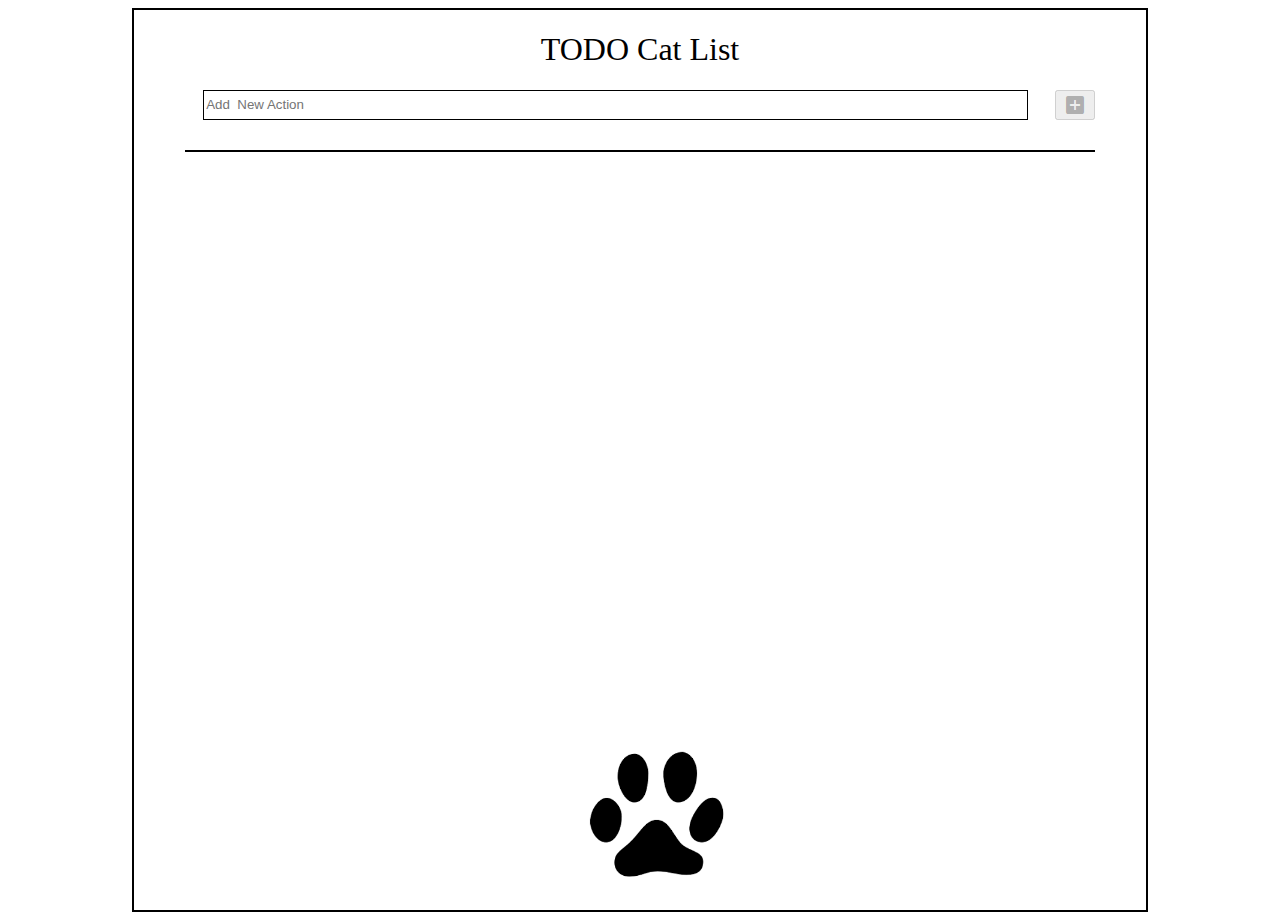
<file: FE_9_11_homework_dom/homework/index.html>
<!DOCTYPE html>
<html lang="en">
<head>
  <meta charset="UTF-8">
  <title>Homework 11 - TODO Cat List</title>
  <link rel="stylesheet" href="./assets/material-icons/material-icons.css">
  <link rel="stylesheet" href="./assets/styles.css">
</head>
<body>
  <div id="root">
    
  </div>
  
    
  <script src="./src/app.js"></script>
</body>
</html>
</file>
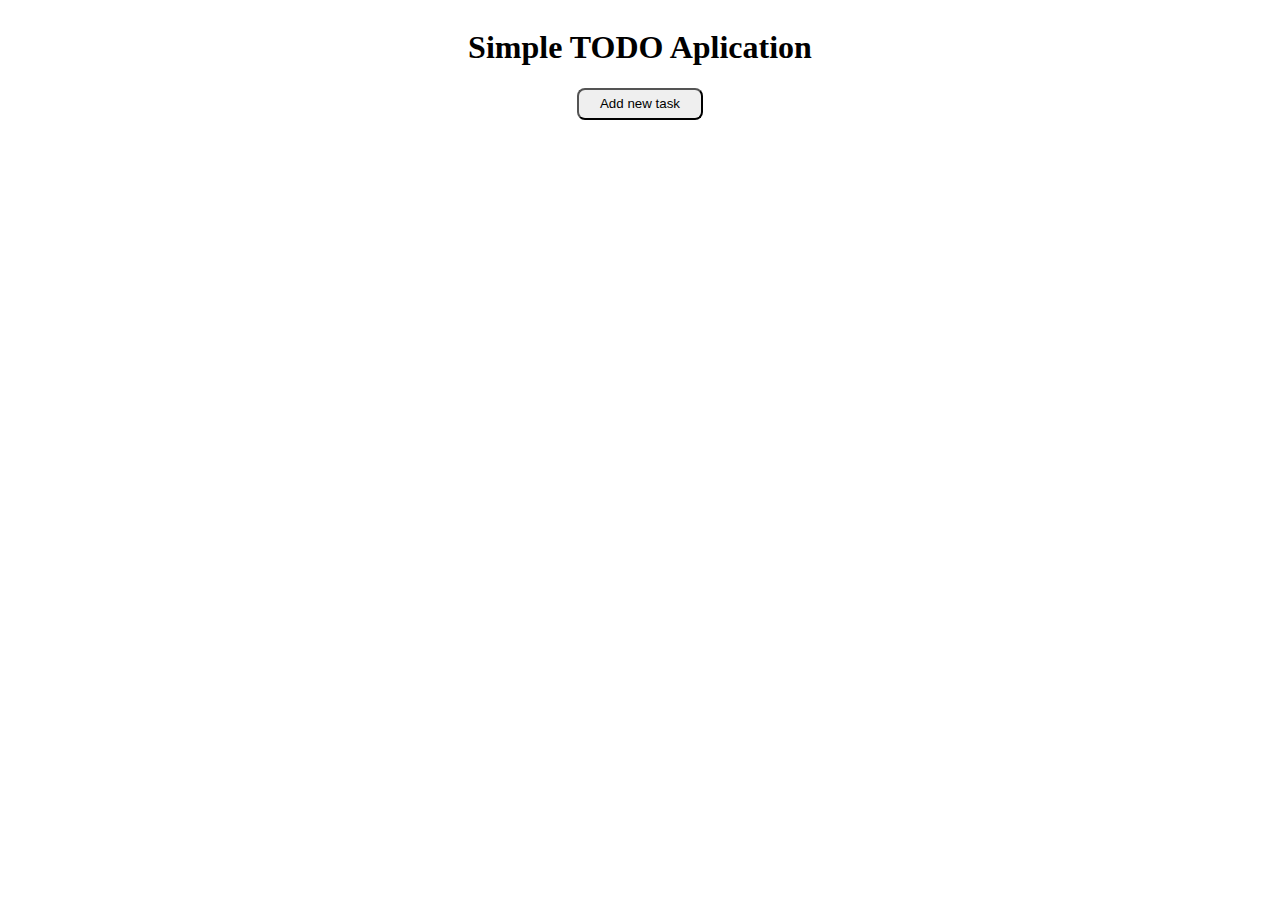
<file: FE_9_12_homework_bom/homework/index.html>
<!DOCTYPE html>
<html lang="en">
<head>
  <meta charset="UTF-8">
  <title>Homework 12 - Simple TODO List</title>
  <link rel="stylesheet" href="./assets/styles.css">
</head>
<body>
  <div id="root">
      <header>
        <h1>Simple TODO Aplication</h1>
        <button id="add_btn" >Add new task</button>
      </header>
      <section>
        <ul id="list_item">
        </ul>
      </section>
      <footer></footer>
    </div>
  <div id="add_page">
    <h1>Add Task</h1>
    <input type="text" id="input_field">
    <button id="cancel_btn">Cancel</button>
    <button id="save_btn">Save Changes</button>
    
  </div>
  <script src="./src/app.js"></script>
</body>
</html>
</file>
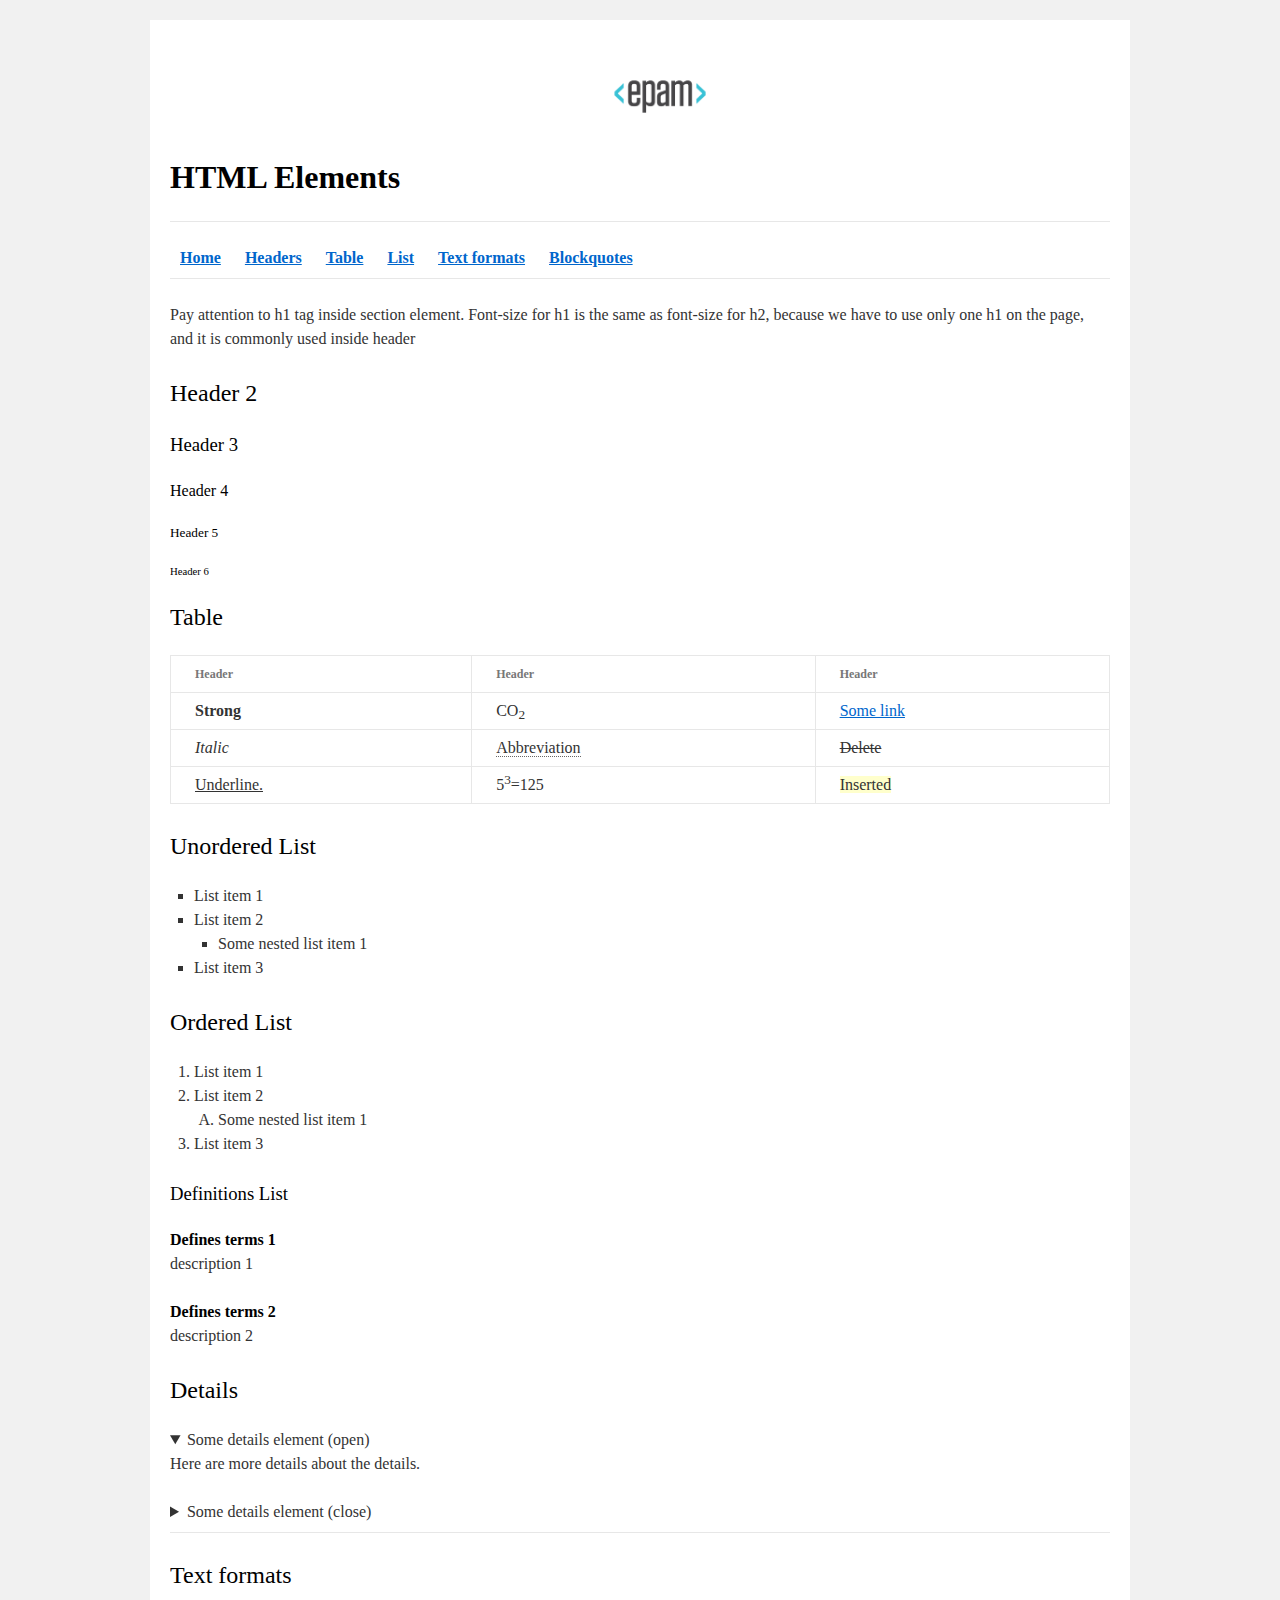
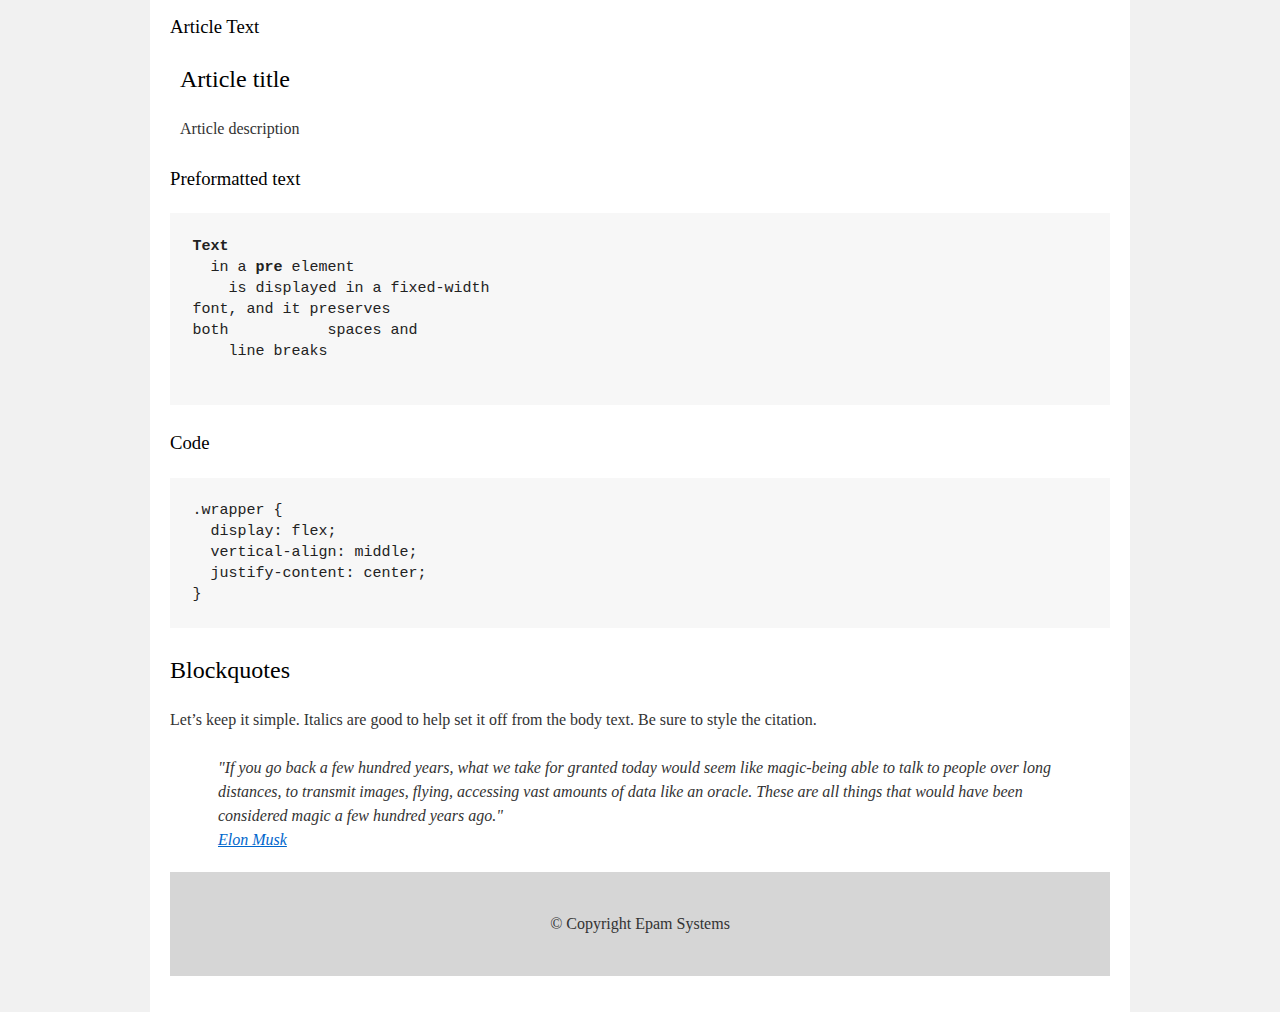
<file: FE_9_1_homework_html-basics/homework/index.html>
<!DOCTYPE html>
<html lang="en">

<head>
  <meta charset="utf-8">
  <title>HTML Basics</title>
  <link rel="stylesheet" href="style.css">
</head>

<body>
  <div id="wrapper">
    <div id="main">
      <div id="container">
        <div id="content" role="main">
          <!-- TODO: Content goes here -->
          <header id="home">
            <img src="logo.png" alt="logo">
            <h1>
              <b>HTML Elements</b>
            </h1> 
            <nav>
              <hr>
              <a href="#home"><b>Home</b></a>
              <a href="#headers"><b>Headers</b></a>
              <a href="#tables"><b>Table</b></a>
              <a href="#lists"><b>List</b></a>
              <a href="#text_formats"><b>Text formats</b></a>
              <a href="#blockquotes"><b>Blockquotes</b></a>
              <hr>
            </nav>

          </header>
          
          <section>

            <section id="headers">
              <p>Pay attention to h1 tag inside section element. Font-size for h1 is the same as font-size for h2, because we have to use only one h1 on the page, and it is commonly used inside header</p>
              
              <h2>Header 2</h2>
              <h3>Header 3</h3>
              <h4>Header 4</h4>
              <h5>Header 5</h5>
              <h6>Header 6</h6>
            </section>

            <section id="tables">
              <h2>Table</h2>
              <table>
                <thead>
                  <tr>
                    <th>Header</th>
                    <th>Header</th>
                    <th>Header</th>
                  </tr>
                </thead>
                <tbody>
                  <tr>
                    <td><strong>Strong</strong></td>
                    <td>CO<sub>2</sub></td>
                    <td><a href="#">Some link</a></td>
                  </tr>
                  <tr>
                    <td><i>Italic</i></td>
                    <td><abbr>Abbreviation</abbr></td>
                    <td><del>Delete</del></td>
                  </tr>
                  <tr>
                    <td><u>Underline.</u></td>
                    <td>5<sup>3</sup>=125</td>
                    <td><ins>Inserted</ins></td>
                  </tr>
                </tbody>
              </table>

            </section>

            <section id="lists">

              <h2>Unordered List</h2>

              <ul>
                <li>List item 1</li>
                <li>List item 2 
                  <ul>
                    <li>Some nested list item 1</li>
                  </ul>
                </li>
                <li>List item 3</li>
              </ul>

              <h2>Ordered List</h2>

              <ol>
                <li>List item 1</li>
                <li>List item 2
                  <ol>
                    <li>Some nested list item 1</li>
                  </ol>
                </li>
                <li>List item 3</li>
              </ol>

              <h3>Definitions List</h3>

              <dl>
                <dt>Defines terms 1</dt>
                  <dd>description 1</dd>
                <dt>Defines terms 2</dt>
                  <dd>description 2</dd>
              </dl>

            </section>

            <section id="details">

              <h2>Details</h2>

              <details open><summary>Some details element (open)</summary>Here are more details about the details.</details><br>
              
              <details><summary>Some details element (close)</summary>Here are more details about the details.</details> <hr>
            
            </section>
            
            
            <section id="text_formats">

                <h2>Text formats</h2>

                <h3>Article Text</h3>

                <article>
                  <h2>Article title</h2>
                  <p>Article description</p>
                </article>

                <h3>Preformatted text</h3>

                <pre><b>Text</b>
  in a <b>pre</b> element
    is displayed in a fixed-width
font, and it preserves
both           spaces and
    line breaks
                </pre>

                <h3>Code</h3>

                <pre>.wrapper {
  display: flex;
  vertical-align: middle;
  justify-content: center;
}</pre>

                </section>

                <section id="blockquotes">
                <h2>Blockquotes</h2>
                <p>Let’s keep it simple. Italics are good to help set it off from the body text. Be sure to style the citation.</p>
                <blockquote>
                    "If you go back a few hundred years, what we take for granted today would seem like magic-being able to talk to people over long distances, to transmit images, flying, accessing vast amounts of data like an oracle. These are all things that would have been considered magic a few hundred years ago." <br>
                    <a href="https://twitter.com/elonmusk">Elon Musk</a></blockquote>
                
                </section>
            

        </section>
              
        <footer>
          &copy; Copyright Epam Systems
        </footer>


        </div>
      </div>
    </div>
  </div>
</body>

</html>
</file>
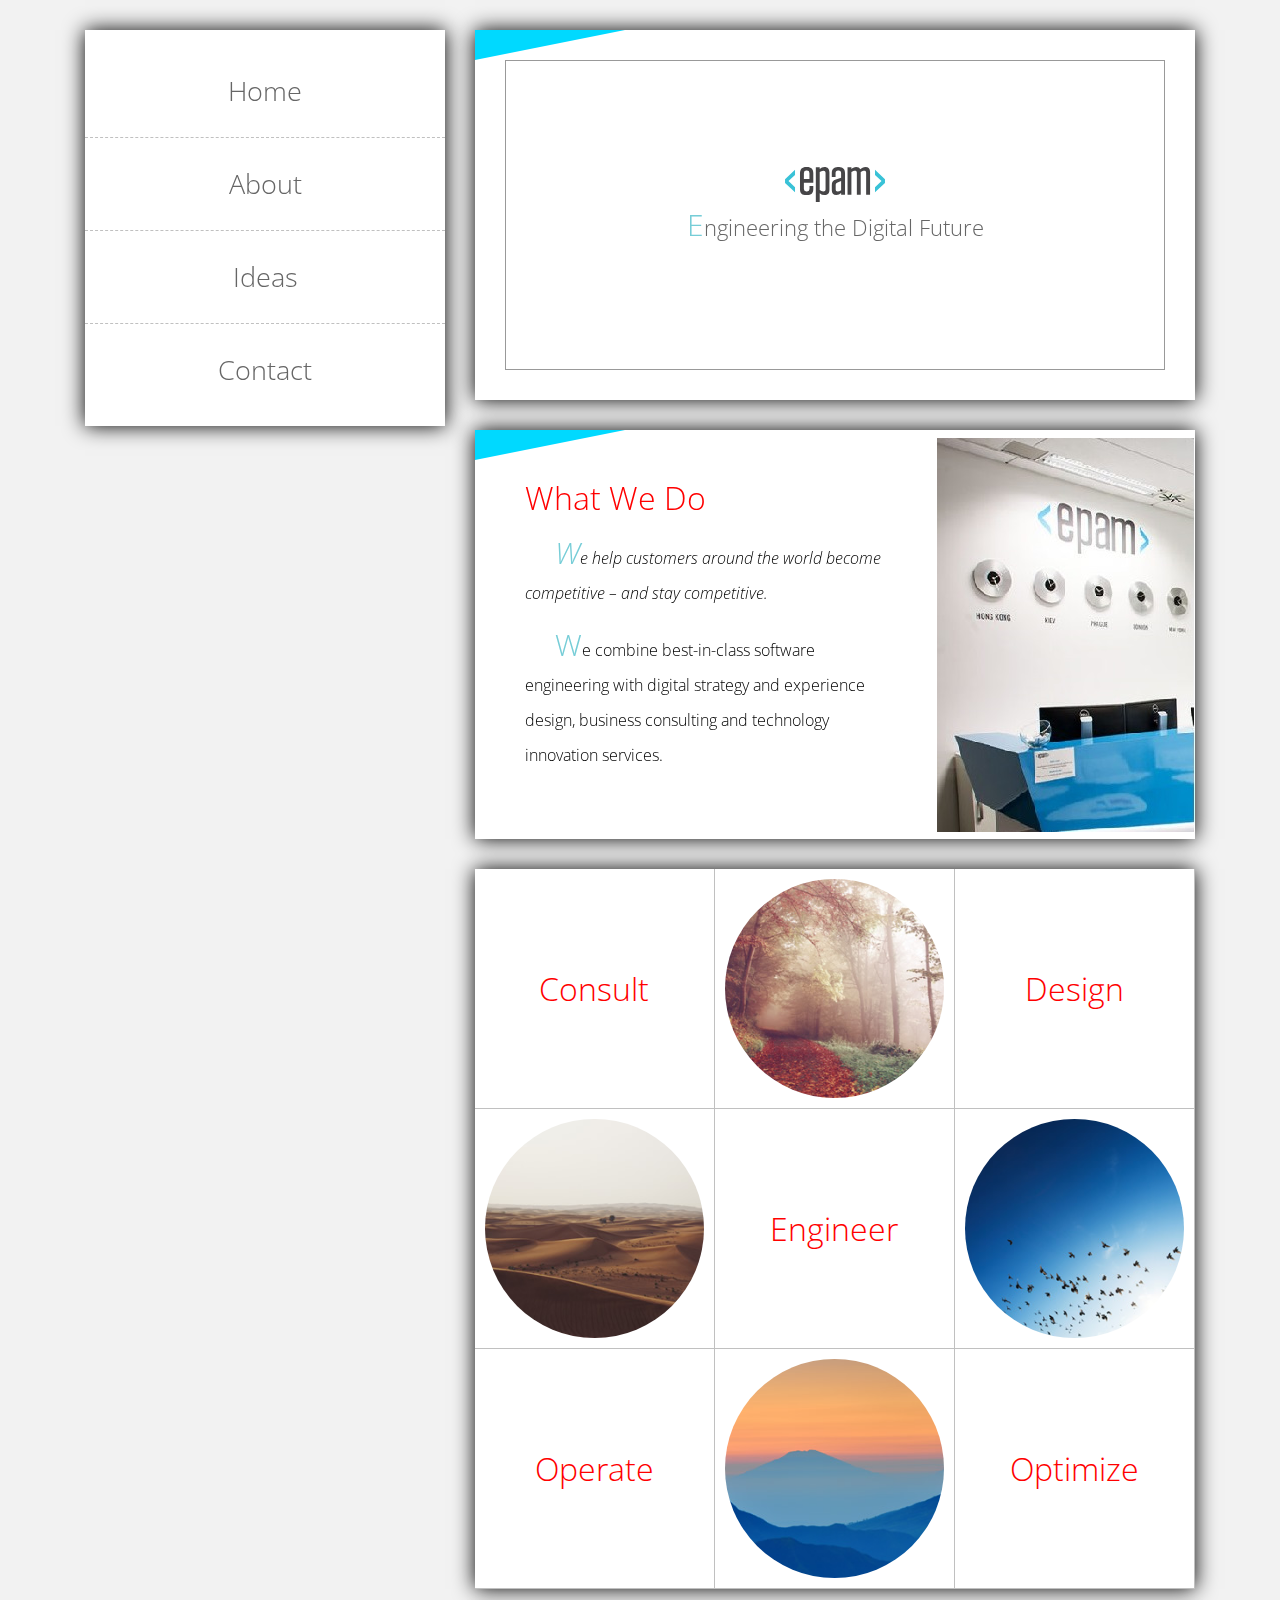
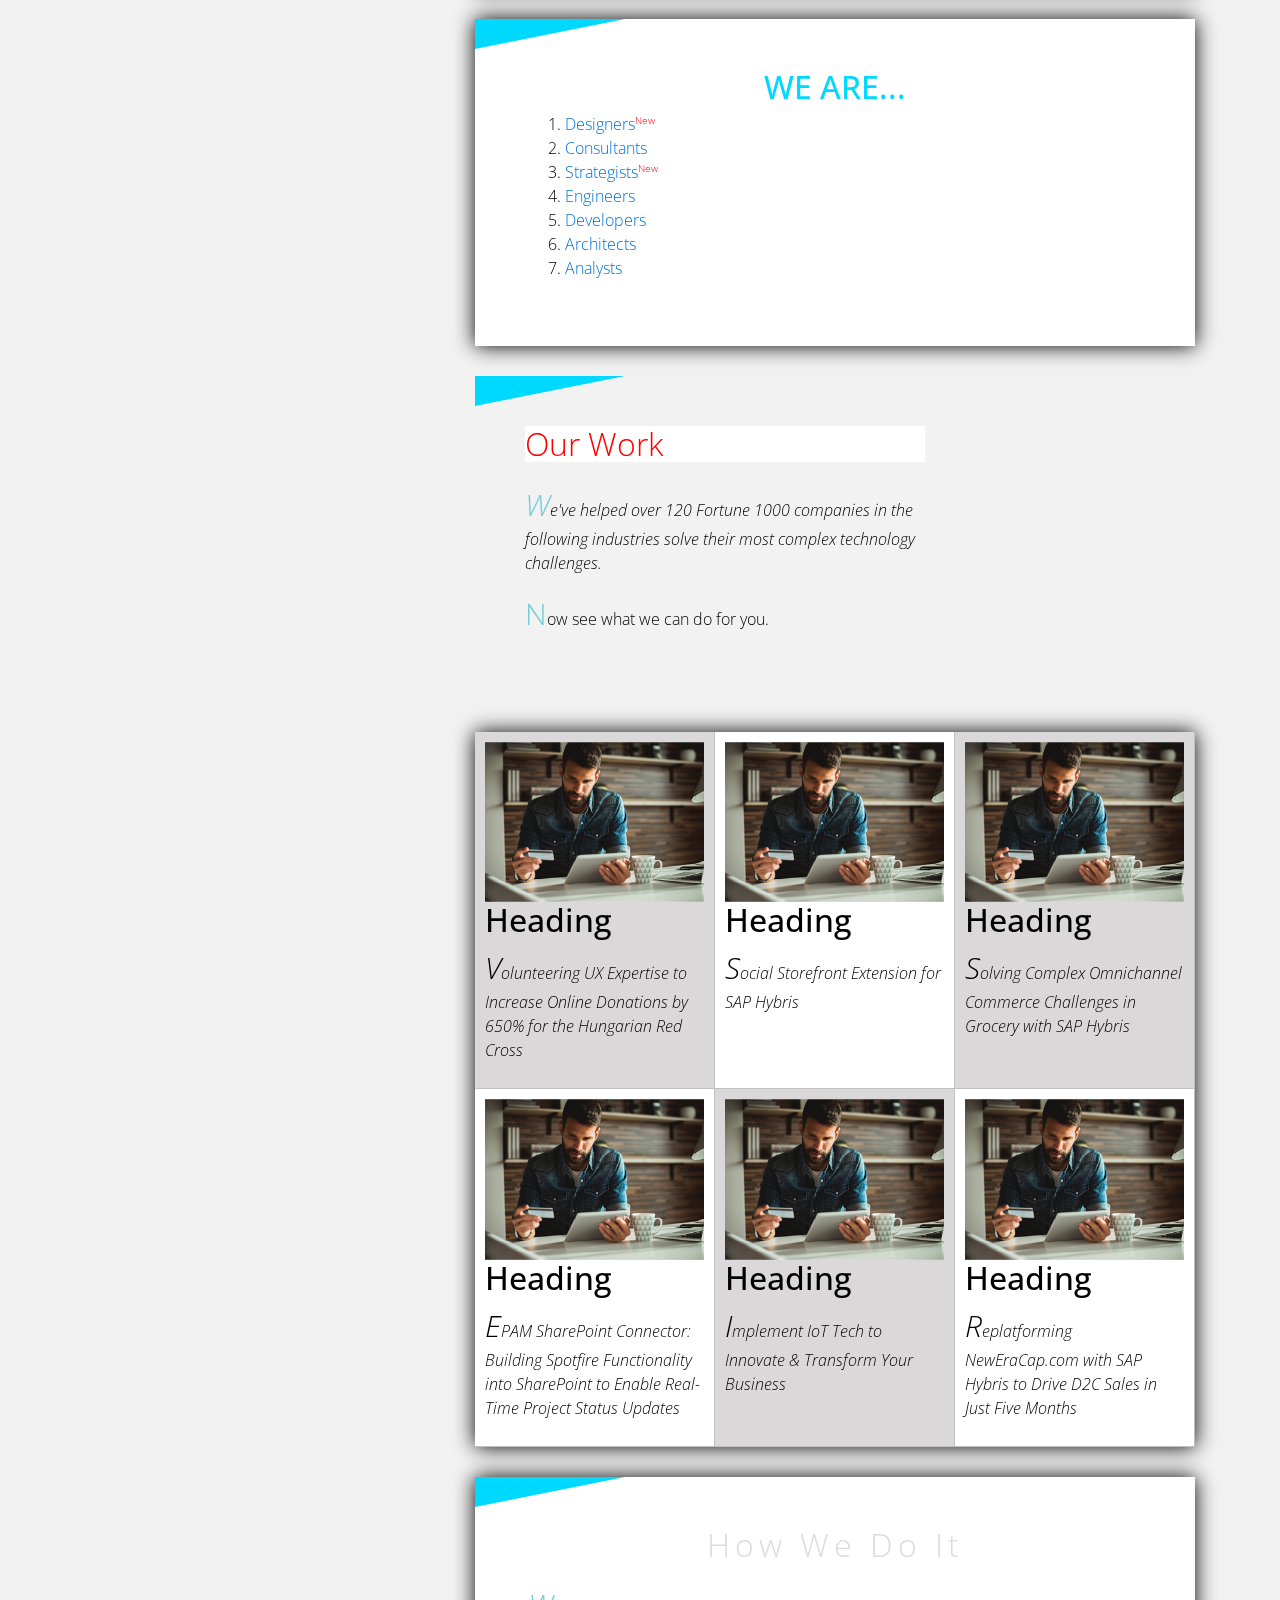
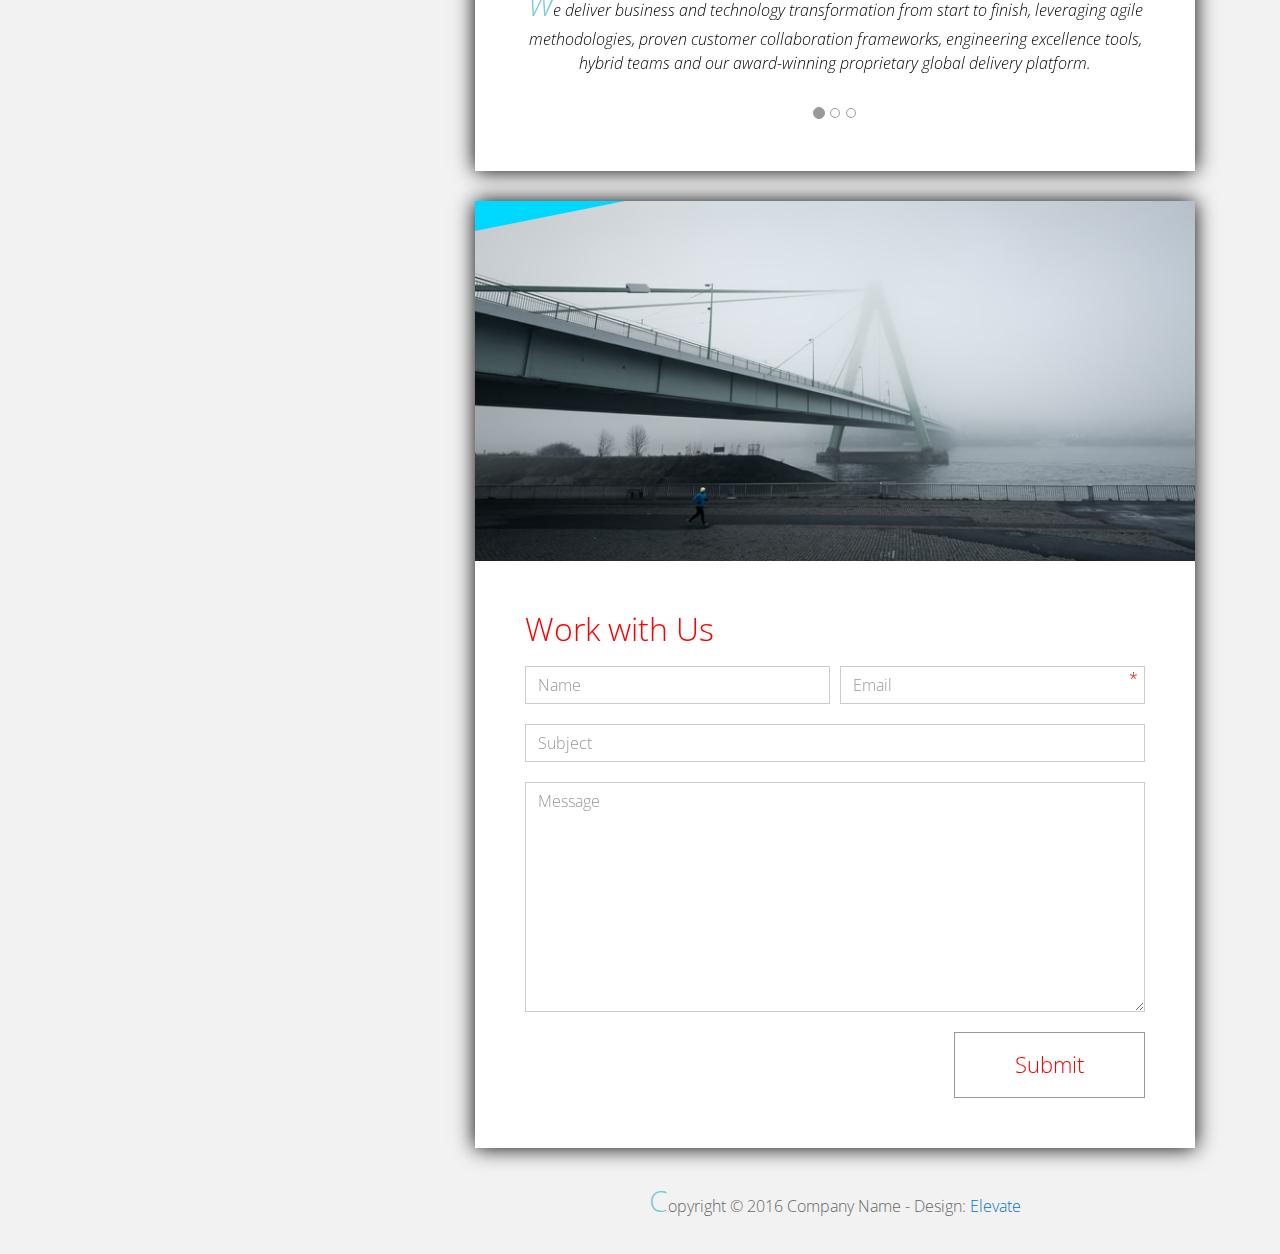
<file: FE_9_2_homework_css-basics/homework/index.html>
<!DOCTYPE html>
<html lang="en">
<head>
  <meta charset="utf-8">
  <meta http-equiv="X-UA-Compatible" content="IE=edge">
  <meta name="viewport" content="width=device-width, initial-scale=1">

  <title>CSS Basic HW</title>



  <!-- load stylesheets -->
  <link rel="stylesheet" href="http://fonts.googleapis.com/css?family=Open+Sans:300,400">
  <!-- Google web font "Open Sans" -->
  <link rel="stylesheet" href="css/bootstrap.min.css">
  <!-- Bootstrap style -->
  <link rel="stylesheet" href="css/general.css">
  <link rel="stylesheet" href="css/style.css">
  <!-- Templatemo style -->
</head>

<body>
<div class="container">

  <div class="tm-sidebar">
    <nav class="tm-main-nav">
      <ul>
        <li class="tm-nav-item"><a href="#home" class="tm-nav-item-link">Home</a></li>
        <li class="tm-nav-item"><a href="#about" class="tm-nav-item-link">About</a></li>
        <li class="tm-nav-item"><a href="#ideas" class="tm-nav-item-link">Ideas</a></li>
        <li class="tm-nav-item"><a href="#contact" class="tm-nav-item-link">Contact</a></li>
      </ul>
    </nav>
  </div>

  <div class="tm-main-content">

    <div id="home" class="tm-content-box margin-b-10">
      <div class="tm-banner">
        <div class="tm-banner-inner">
          <img src="img/EPAM_logo.svg" width="100" alt="">
          <p class="tm-banner-text">Engineering the Digital Future</p>
        </div>
      </div>
    </div>

    <section>
      <div class="tm-content-box flex-2-col">

        <div class="pad flex-item tm-team-description-container">
          <h2 class="tm-section-title">What We Do</h2>
          <p class="tm-section-description">We help customers around the world become competitive – and stay competitive.</p>
          <p class="tm-section-description"> We combine best-in-class software engineering with digital strategy and experience design, business consulting and technology innovation services.</p>
        </div>
        <div class="flex-item">
          <img src="img/image.jpg" alt="">
        </div>
        

      </div>
      <div id="about" class="tm-content-box">

        <ul class="boxes gallery-container">
          <li class="box box-bg">
            <h2 class="tm-section-title tm-section-title-box tm-box-bg-title">Consult</h2>
          </li>
          <li class="box">
            <a href="img/idea-large-01.jpg"><img src="img/idea-01.jpg" alt="Image"
                                                 class="img-fluid thumbnail"></a>
          </li>
          <li class="box box-bg">
            <h2 class="tm-section-title tm-section-title-box tm-box-bg-title">Design</h2>
          </li>
          <li class="box">
            <a href="img/idea-large-02.jpg"><img src="img/idea-02.jpg" alt="Image"
                                                 class="img-fluid thumbnail"></a>
          </li>
          <li class="box box-bg">
            <h2 class="tm-section-title tm-section-title-box tm-box-bg-title">Engineer</h2>
          </li>
          <li class="box">
            <a href="img/idea-large-03.jpg"><img src="img/idea-03.jpg" alt="Image"
                                                 class="img-fluid thumbnail"></a>
          </li>
          <li class="box box-bg">
            <h2 class="tm-section-title tm-section-title-box tm-box-bg-title">Operate</h2>
          </li>
          <li class="box">
            <a href="img/idea-large-04.jpg"><img src="img/idea-04.jpg" alt="Image"
                                                 class="img-fluid thumbnail"></a>
          </li>
          <li class="box box-bg">
            <h2 class="tm-section-title tm-section-title-box tm-box-bg-title">Optimize</h2>
          </li>
        </ul>

      </div>

    </section>

    <!-- slider -->
    <section class="heading tm-content-box">
      <div class="pad">
        <h2> WE ARE...</h2>
        <ol>
          <li><a href="index.html" class="text">Designers</a></li>
          <li><a href="index.html">Consultants</a></li>
          <li><a href="#" class="text">Strategists</a></li>
          <li><a href="#">Engineers</a></li>
          <li><a href="#">Developers</a></li>
          <li><a href="#">Architects</a></li>
          <li><a href="#">Analysts</a></li>
        </ol>
      </div>
    </section>

    <section class="blocks">
       <div class="pad flex-item tm-team-description-container">
          <h2 class="tm-section-title">Our Work</h2>
          <p class="tm-section-description">We've helped over 120 Fortune 1000 companies in the following industries solve their most complex technology challenges. </p>
          <p class="tm-section-description"> Now see what we can do for you.</p>
        </div>
      <div class="tm-content-box flex-2-col">
      </div>
      <div  class="tm-content-box">
        <ul class="boxes gallery-container">
          <li class="box">
            <img src="img/image-1.jpg" alt="Image" class="img-fluid">
            <div>
              <h2>Heading</h2>
              <p>Volunteering UX Expertise to Increase Online Donations by 650% for the Hungarian Red Cross</p>
            </div>
          </li>
          <li class="box">
            <img src="img/image-1.jpg" alt="Image" class="img-fluid">
            <div>
              <h2>Heading</h2>
              <p>Social Storefront Extension for SAP Hybris</p>
            </div>
          </li>
          <li class="box">
            <img src="img/image-1.jpg" alt="Image" class="img-fluid">
            <div>
              <h2>Heading</h2>
              <p>Solving Complex Omnichannel Commerce Challenges in Grocery with SAP Hybris</p>
            </div>
          </li>
          <li class="box">
            <img src="img/image-1.jpg" alt="Image" class="img-fluid">
            <div>
              <h2>Heading</h2>
              <p>EPAM SharePoint Connector: Building Spotfire Functionality into SharePoint to Enable Real-Time Project Status Updates</p>
            </div>
          </li>
          <li class="box">
            <img src="img/image-1.jpg" alt="Image" class="img-fluid">
            <div>
              <h2>Heading</h2>
              <p>Implement IoT Tech to Innovate &amp; Transform Your Business</p>
            </div>
          </li>
          <li class="box">
            <img src="img/image-1.jpg" alt="Image" class="img-fluid">
            <div>
              <h2>Heading</h2>
              <p>Replatforming NewEraCap.com with SAP Hybris to Drive D2C Sales in Just Five Months</p>
            </div>
          </li>
        </ul>

      </div>
    </section>

    <section id="ideas">
      <div id="tmCarousel" class="carousel slide tm-content-box" data-ride="carousel">

        <ol class="carousel-indicators">
          <li data-target="#tmCarousel" data-slide-to="0" class="active"></li>
          <li data-target="#tmCarousel" data-slide-to="1" class=""></li>
          <li data-target="#tmCarousel" data-slide-to="2" class=""></li>
        </ol>

        <div class="carousel-inner" role="listbox">

          <div class="carousel-item active">
            <div class="carousel-content">
              <div class="flex-item">
                <h2 class="tm-section-title">How We Do It</h2>
                <p class="tm-section-description carousel-description">We deliver business and technology transformation from start to finish, leveraging agile methodologies, proven customer collaboration frameworks, engineering excellence tools, hybrid teams and our award-winning proprietary global delivery platform.</p>
              </div>
            </div>
          </div>

          <div class="carousel-item">
            <div class="carousel-content">
              <div class="flex-item">
                <h2 class="tm-section-title">Our Clients</h2>
                <p class="tm-section-description carousel-description">Lorem ipsum dolor sit amet,
                  consectetur adipiscing elit. Quisque vel nisi pharetra nibh varius pharetra ac
                  sagittis nisi. Etiam pharetra vestibulum hendrerit. Pellentesque interdum metus
                  sed massa rutrum.</p>
              </div>
            </div>
          </div>

          <div class="carousel-item">
            <div class="carousel-content">
              <div class="flex-item">
                <h2 class="tm-section-title">Our Projects</h2>
                <p class="tm-section-description carousel-description">Donec ex libero, fringilla
                  vitae purus sit amet, rhoncus pharetra lorem. Pellentesque id sem id lacus
                  ultricies vehicula. Aliquam rutrum mi non. Pellentesque interdum metus sed massa
                  rutrum.</p>
              </div>
            </div>
          </div>

        </div>

      </div>
    </section>

    <section class="tm-content-box">
      <img src="img/contact.jpg" alt="Contact image" class="img-fluid">

      <div id="contact" class="pad">
        <h2 class="tm-section-title">Work with Us</h2>
        <form action="#contact" method="get" class="contact-form">

          <div class="form-group col-xs-12 col-sm-12 col-md-6 col-lg-6 form-group-2-col-left">
            <input type="text" id="contact_name" name="contact_name" class="form-control"
                   placeholder="Name" required/>
          </div>
          <div class="form-group col-xs-12 col-sm-12 col-md-6 col-lg-6 form-group-2-col-right mandatory-field">
            <input type="email" id="contact_email" name="contact_email" class="form-control"
                   placeholder="Email" required/>
          </div>
          <div class="form-group">
            <input type="text" id="contact_subject" name="contact_subject" class="form-control"
                   placeholder="Subject" required/>
          </div>
          <div class="form-group">
            <textarea id="contact_message" name="contact_message" class="form-control" rows="9"
                      placeholder="Message" required></textarea>
          </div>

          <button type="submit" class="btn btn-primary submit-btn">Submit</button>

        </form>
      </div>
    </section>

    <footer class="tm-footer">
      <p class="text-xs-center">Copyright &copy; 2016 Company Name

        - Design: <a rel="nofollow" href="http://www.templatemo.com/tm-481-elevate"
                     target="_parent">Elevate</a></p>
    </footer>

  </div>

</div>

</body>
</html>
</file>
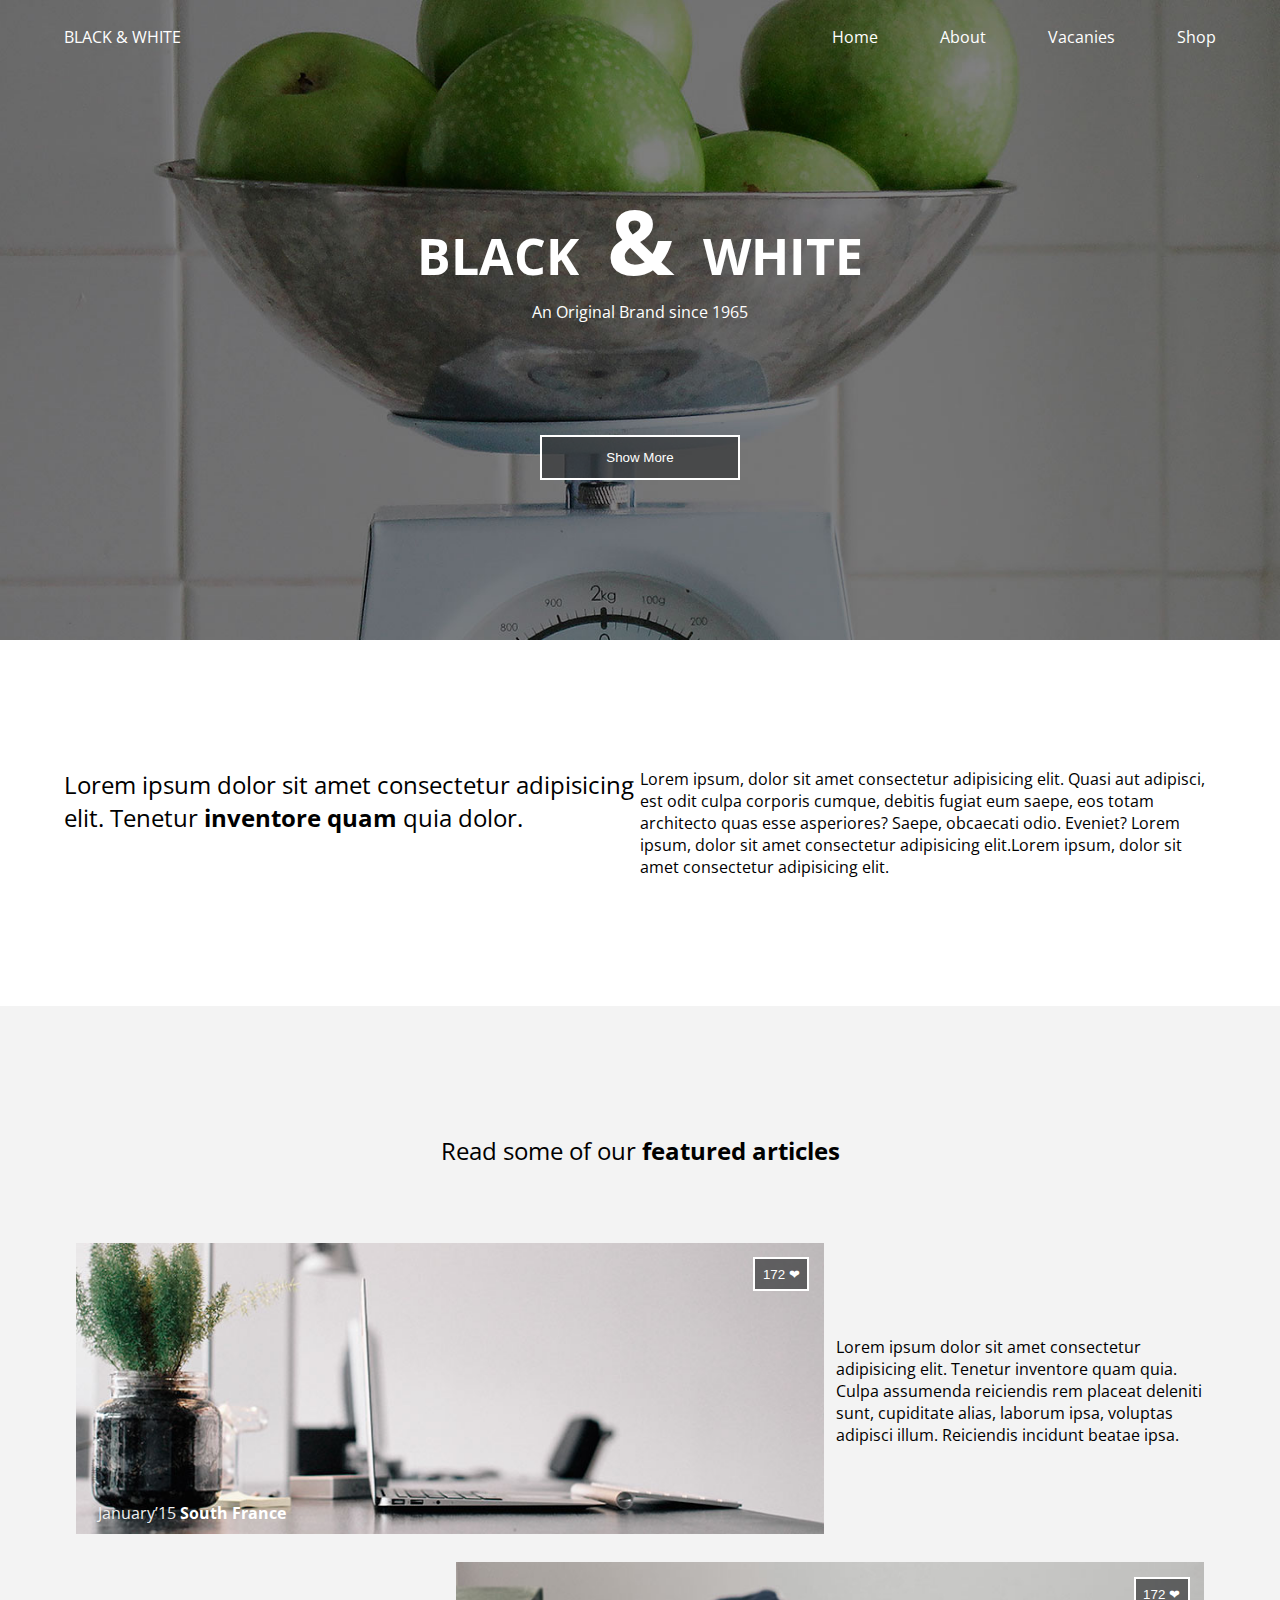
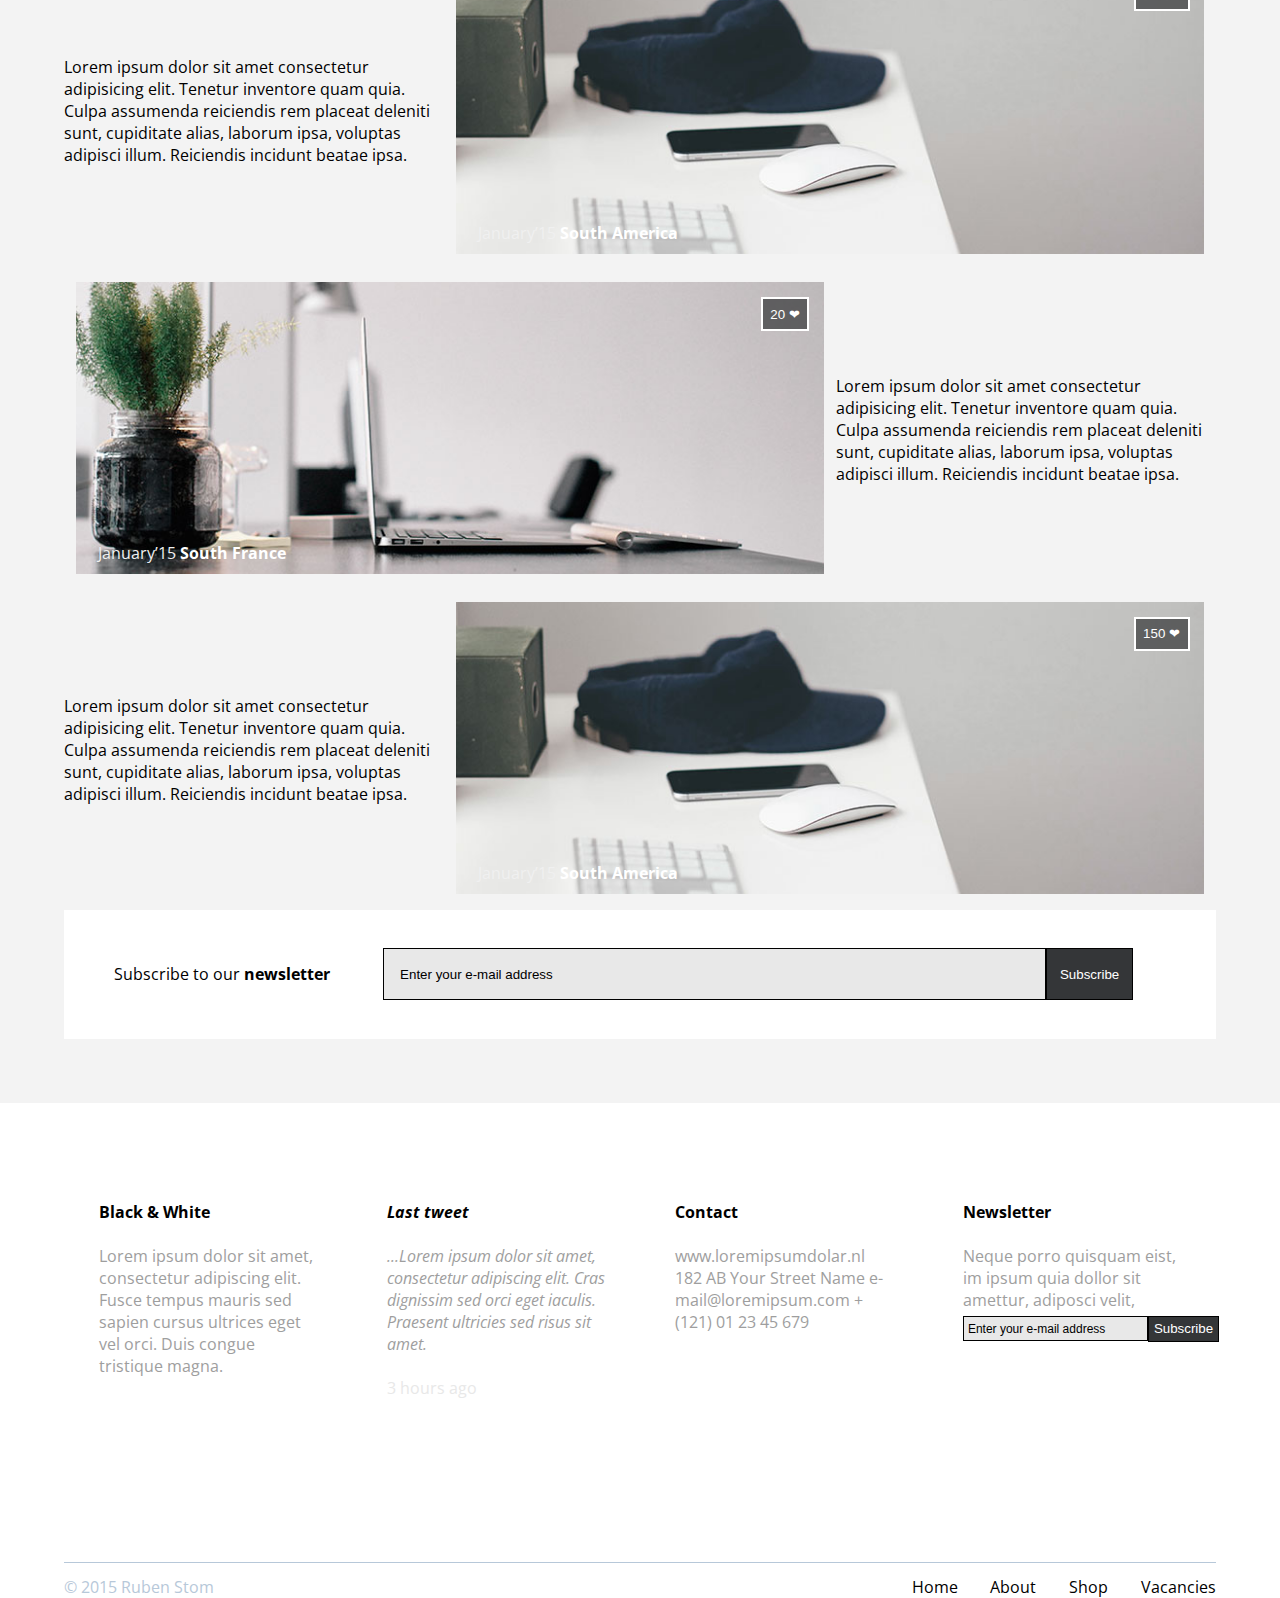
<file: FE_9_4_homework_css-layouts/homework/index.html>
<!DOCTYPE html>
<html lang="en">
<head>
  <meta charset="UTF-8">
  <meta name="viewport" content="width=device-width, initial-scale=1.0">
  <meta http-equiv="X-UA-Compatible" content="ie=edge">
  <link rel="stylesheet" href="css/style.css">
  <link href="https://fonts.googleapis.com/css?family=Open+Sans" rel="stylesheet">
  <title>CSS Layouts</title>
</head>
<body>
  <header>
    <div class="wrapper">
    <div class="smal_logo"><a href="#">Black <span>&#38;</span> White</a></div>
    <div class="navigation">
      <nav>
        <a href="#">Home</a>
        <a href="#">About</a>
        <a href="#">Vacanies</a>
        <a href="#">Shop</a>
      </nav>
    </div>
    </div>
    <div class="logo">
      <h1>Black <span>&#38;</span> White</h1>
      <p>An Original Brand since 1965</p>
    </div>
    <div class="header_btn">
      <button class="btn">Show More</button>
    </div>
  </header>
  <aside>
    <div class="aside">
      <div class="aside_art"><h2>Lorem ipsum dolor sit amet consectetur adipisicing elit. Tenetur <span> inventore quam</span> quia dolor.</h2></div>
      <div><p>Lorem ipsum, dolor sit amet consectetur adipisicing elit. Quasi aut adipisci, est odit culpa corporis cumque, debitis fugiat eum saepe, eos totam architecto quas esse asperiores? Saepe, obcaecati odio. Eveniet? Lorem ipsum, dolor sit amet consectetur adipisicing elit.Lorem ipsum, dolor sit amet consectetur adipisicing elit.</p></div>
    </div>
  </aside>

  <section>
    <h2>Read some of our <span>featured articles</span></h2>
    <div class="content">
      <div class="content_img"><button>172 &#10084;</button> <p>January’15 <span>South France</span> </p> <img src="img/sample.jpg" alt="" ></div>
      <div class="content_desc"><p>Lorem ipsum dolor sit amet consectetur adipisicing elit. Tenetur inventore quam quia. Culpa assumenda reiciendis rem placeat deleniti sunt, cupiditate alias, laborum ipsa, voluptas adipisci illum. Reiciendis incidunt beatae ipsa.</p></div>
      <div class="content_desc"><p>Lorem ipsum dolor sit amet consectetur adipisicing elit. Tenetur inventore quam quia. Culpa assumenda reiciendis rem placeat deleniti sunt, cupiditate alias, laborum ipsa, voluptas adipisci illum. Reiciendis incidunt beatae ipsa.</p></div> 
      <div class="content_img"><button>172 &#10084;</button> <p>January’15 <span>South America</span> </p><img src="img/sample3.jpg" alt="" ></div>
      <div class="content_img"><button>20 &#10084;</button> <p>January’15 <span>South France</span> </p><img src="img/sample.jpg" alt="" ></div>
      <div class="content_desc"><p>Lorem ipsum dolor sit amet consectetur adipisicing elit. Tenetur inventore quam quia. Culpa assumenda reiciendis rem placeat deleniti sunt, cupiditate alias, laborum ipsa, voluptas adipisci illum. Reiciendis incidunt beatae ipsa.</p></div>
      <div class="content_desc"><p>Lorem ipsum dolor sit amet consectetur adipisicing elit. Tenetur inventore quam quia. Culpa assumenda reiciendis rem placeat deleniti sunt, cupiditate alias, laborum ipsa, voluptas adipisci illum. Reiciendis incidunt beatae ipsa.</p></div> 
      <div class="content_img"><button>150 &#10084;</button> <p>January’15 <span>South America</span> </p><img src="img/sample3.jpg" alt="" ></div> 
    
    </div>
    <div class="subs_form">
        <h4>Subscribe to our <span>newsletter</span></h4>
      <div class="input_form">
        <input type="email" placeholder="Enter your e-mail address" >
        <input type="button" value="Subscribe">
      </div>
    </div>
    
  </section>
<footer>
  <div class="footer_wrap">
  <div class="footer_container">
    <h4>Black <span>&#38;</span> White</h4>
    <p>Lorem ipsum dolor sit amet, consectetur adipiscing elit. Fusce tempus mauris sed sapien cursus ultrices eget vel orci. Duis congue tristique magna. </p>
  </div>
  <div class="footer_container">
    <h4>Last tweet</h4>
    <p>...Lorem ipsum dolor sit amet, consectetur adipiscing elit. Cras dignissim sed orci eget iaculis. Praesent ultricies sed risus sit amet.</p><p class="time">3 hours ago</p>
  </div>
  <div class="footer_container">
    <h4>Contact</h4>
    <p>www.loremipsumdolar.nl 182 AB Your Street Name e-mail@loremipsum.com +(121) 01 23 45 679</p>
  </div>
  <div class="footer_container">
    <h4>Newsletter</h4>
    <p>Neque porro quisquam eist, im ipsum quia dollor sit amettur, adiposci velit,</p>
       <div class="input_form">
        <input type="email" placeholder="Enter your e-mail address" >
        <input type="button" value="Subscribe">
      </div>
  </div>
</div>
  <div class="footer_bar">
    <p>&copy; 2015 Ruben Stom</p> 
    <ul>
      <li><a href="#">Home</a></li>
      <li><a href="#">About</a></li>
      <li><a href="#">Shop</a></li>
      <li><a href="#">Vacancies</a></li>
    </ul>
  </div>
</footer>



</body>
</html>
</file>
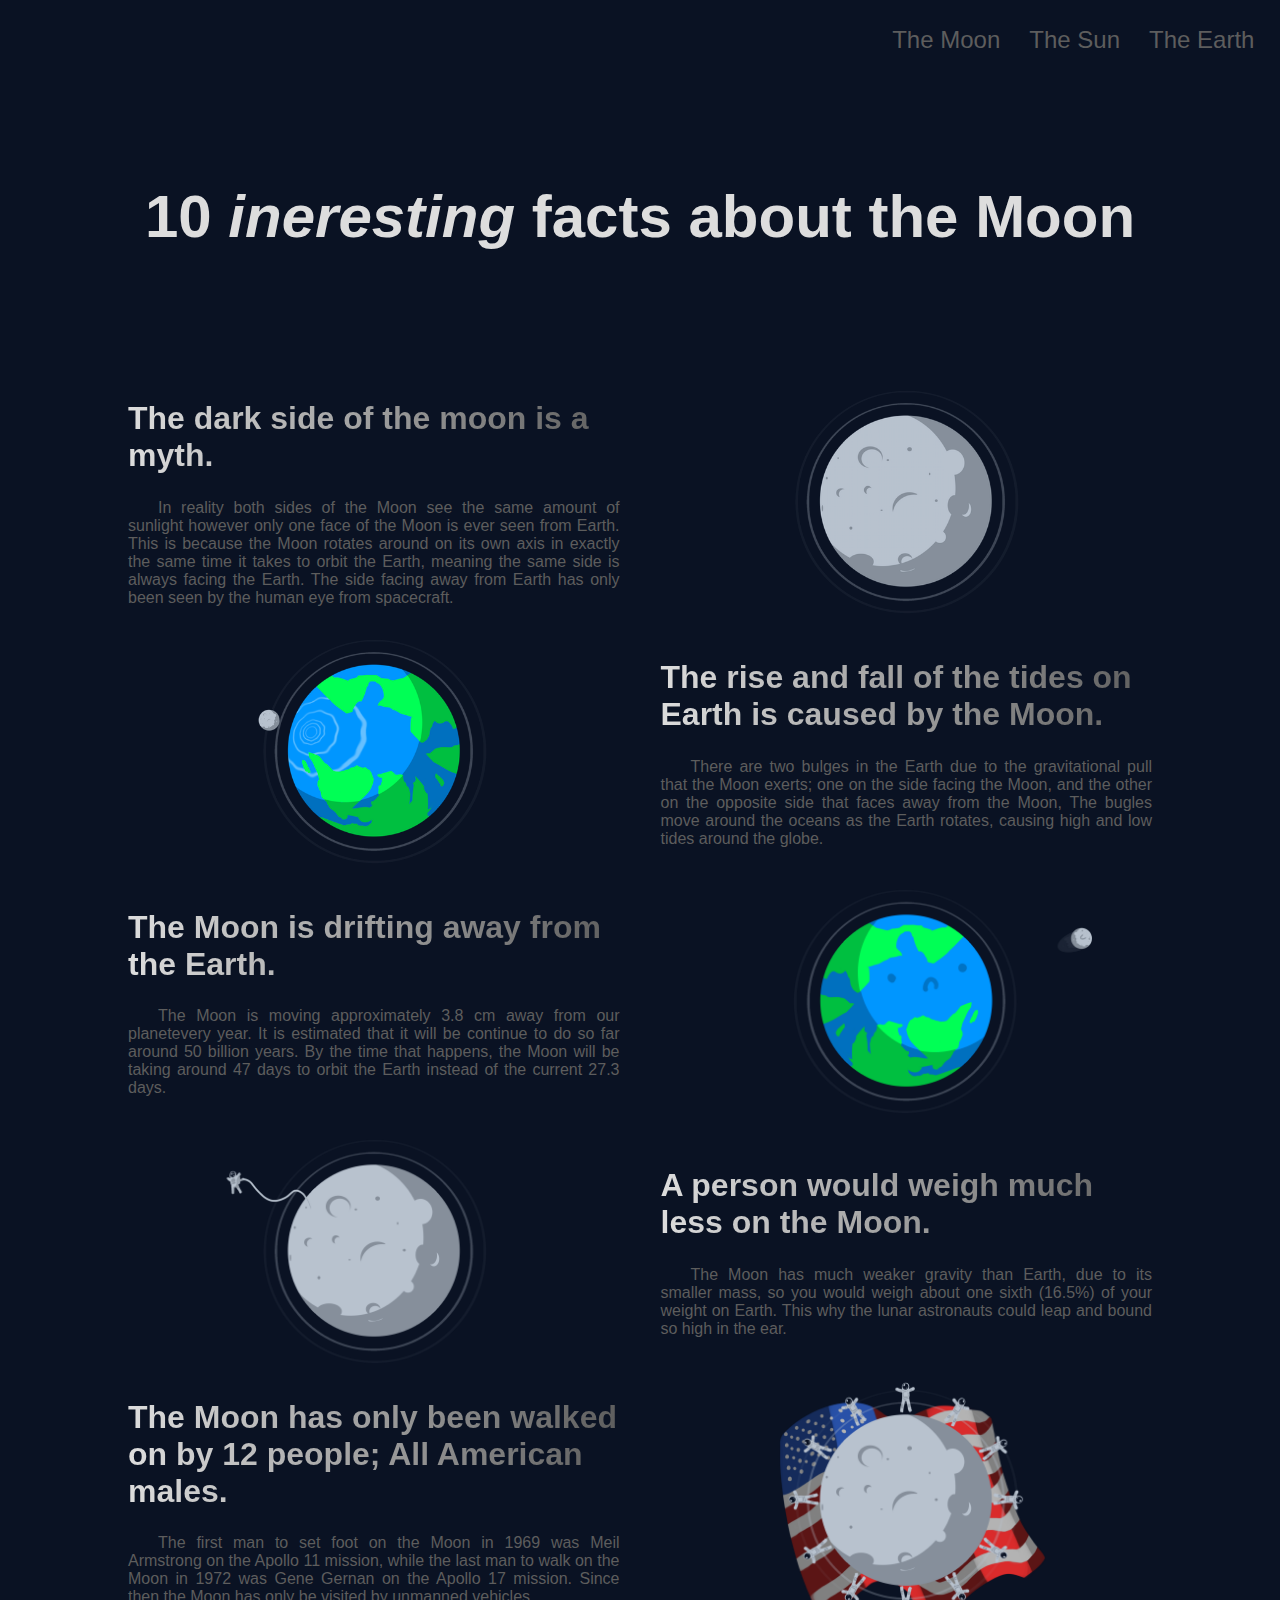
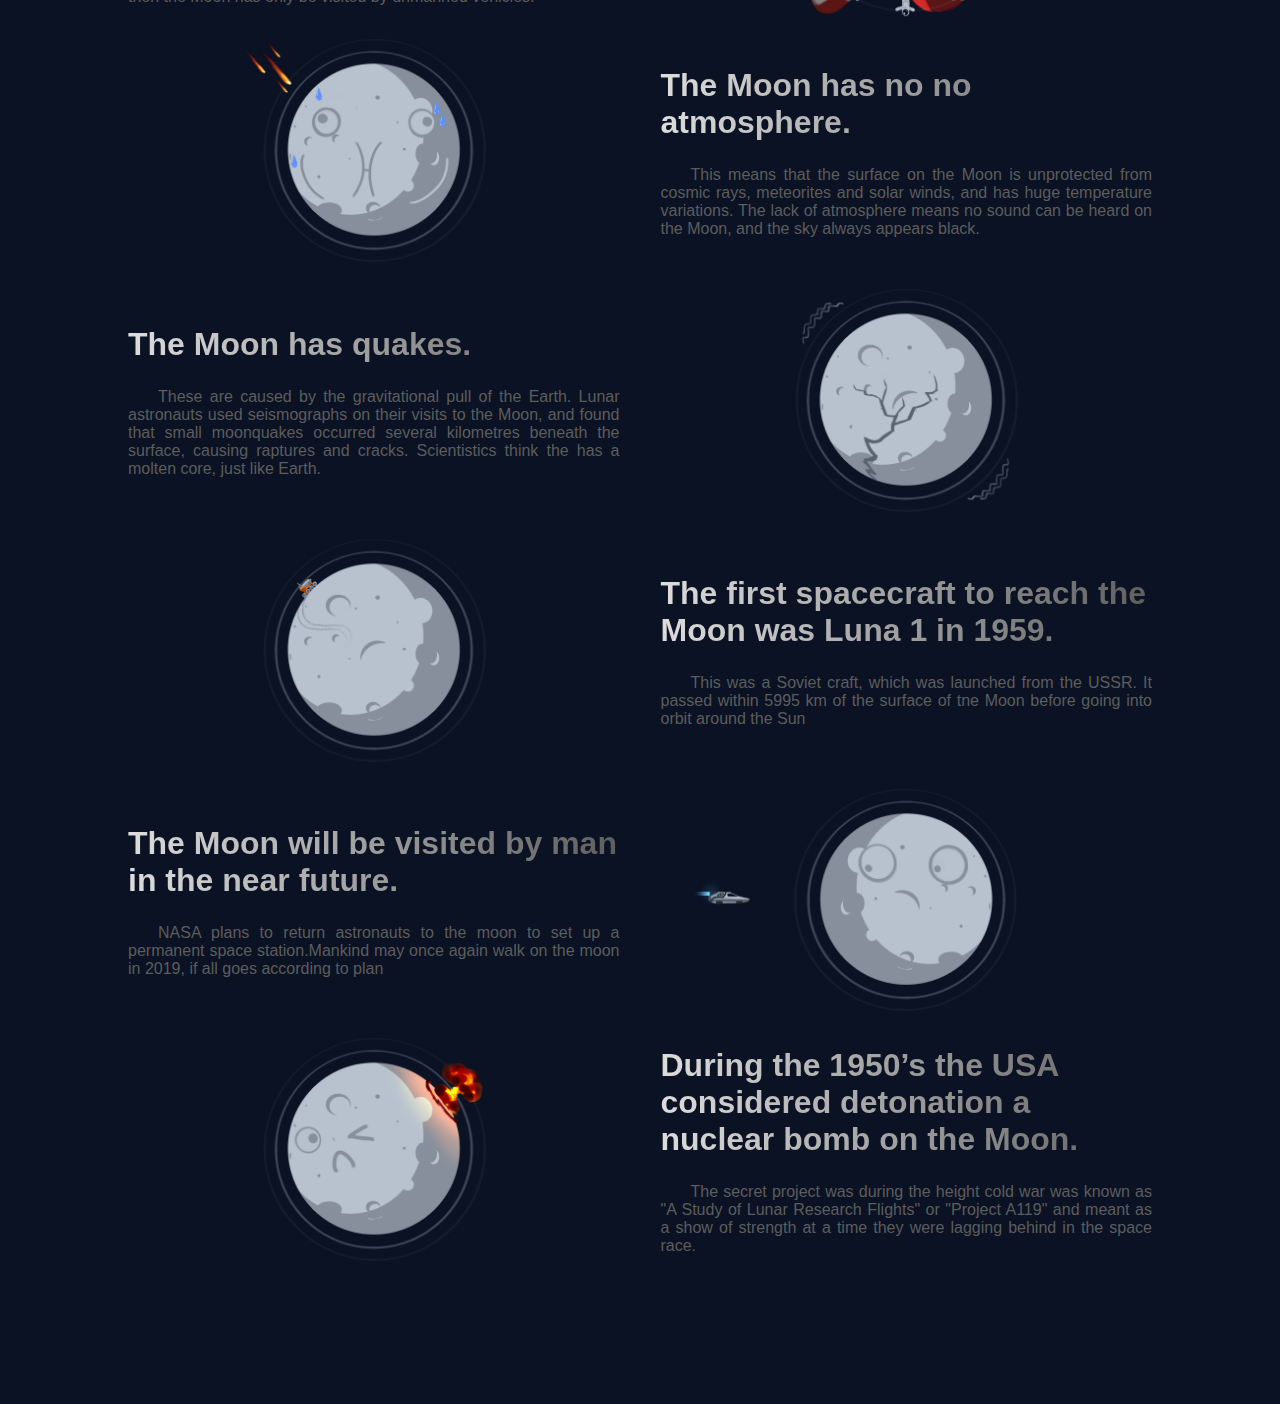
<file: FE_9_5_homework_responsive/homework/src/index.html>
<!DOCTYPE html>
<html lang="en">
<head>
  <meta charset="UTF-8">
  <meta name="viewport" content="width=device-width, initial-scale=1.0">
  <meta http-equiv="X-UA-Compatible" content="ie=edge">
  <link rel="stylesheet" href="styles.css">
  <title>Responsive</title>
</head>
<body>
  <!-- Your code goes here -->
  <header>
    <nav>
        <ul>
            <li><a href="#">The Moon</a> </li>
            <li><a href="#">The Sun</a> </li>
            <li><a href="#">The Earth</a> </li>
          </ul>
    </nav>
    
  </header>

  <section>
    <h1>10 <i>ineresting</i> facts about the Moon</h1>
    <div class="section_content">
      <div class="content block1">
        <h2 class="title_grad">The dark side of the moon  is a myth.</h2>
        <p>In reality both sides of the Moon see the same amount of sunlight however only one face of the Moon is ever seen from Earth. This is because the Moon rotates around on its own axis in exactly the same time it takes to orbit the Earth, meaning the same side is always facing the Earth. The side facing away from Earth has only been seen by the human eye from spacecraft.</p>
      </div>
      <div class="content block2"><img src="../assets/dark-side.png" alt=""></div>
      <div class="content block3"><img src="../assets/earth-tides.png" alt=""></div>
      <div class="content block4">
        <h2 class="title_grad">The rise and fall of the tides on Earth is caused by the Moon.</h2>
        <p>There are two bulges in the Earth due to the gravitational pull that the Moon exerts; one on the side facing the Moon, and the other on the opposite side that faces away from the Moon, The bugles move around the oceans as the Earth rotates, causing high and low tides around the globe.</p>
      </div>
      <div class="content block5">
        <h2 class="title_grad">The Moon is drifting away from the Earth.</h2>
        <p>The Moon is moving approximately 3.8 cm away from our planetevery year. It is estimated that it will be continue to do so far around 50 billion years. By the time that happens, the Moon will be taking around 47 days to orbit the Earth instead of the current 27.3 days.</p>
      </div>
      <div class="content block6"><img src="../assets/drifting-moon.png" alt="" ></div>
      <div class="content block7"><img src="../assets/less-weight-on-the-moon.png" alt=""></div>
      <div class="content block8">
        <h2 class="title_grad">A person would weigh much less on the Moon.</h2>
        <p>The Moon has much weaker gravity than Earth, due to its smaller mass, so you would weigh about one sixth (16.5%) of your weight on Earth. This why the lunar astronauts could leap and bound so high in the ear.</p>
      </div>
      <div class="content block9">
        <h2 class="title_grad">The Moon has only been walked on by 12 people; All American males.</h2>
        <p>The first man to set foot on the Moon in 1969 was Meil Armstrong on the Apollo 11 mission, while the last man to walk on the Moon in 1972 was Gene Gernan on the Apollo 17 mission. Since then the Moon has only be visited by unmanned vehicles.</p>
      </div>
      <div class="content block10"><img src="../assets/12-americans.png" alt=""></div>
      <div class="content block11"><img src="../assets/no-atmosphere.png" alt=""></div>
      <div class="content block12">
        <h2 class="title_grad">The Moon has no no atmosphere.</h2>
        <p>This means that the surface on the Moon is unprotected from cosmic rays, meteorites and solar winds, and has huge temperature variations. The lack of atmosphere means no sound can be heard on the Moon, and the sky always appears black.</p>
      </div>
      <div class="content block13">
        <h2 class="title_grad">The Moon has quakes.</h2>
        <p>These are caused by the gravitational pull of the Earth. Lunar astronauts used seismographs on their visits to the Moon, and found that small moonquakes occurred several kilometres beneath the surface, causing raptures and cracks. Scientistics think the has a molten core, just like Earth.</p>
      </div>
      <div class="content block14"><img src="../assets/moon-quakes.png" alt=""></div>
      <div class="content block15"><img src="../assets/spacecraft.png" alt=""></div>
      <div class="content block16">
        <h2 class="title_grad">The first spacecraft to reach the Moon was Luna 1 in 1959.</h2>
        <p>This was a Soviet craft, which was launched from the USSR. It passed within 5995 km of the surface of tne Moon before going into orbit around the Sun</p>
      </div>
      <div class="content block17">
        <h2 class="title_grad">The Moon will be visited by man in the near future.</h2>
        <p>NASA plans to return astronauts to the moon to set up a permanent space station.Mankind may once again walk on the moon in 2019, if all goes according to plan</p>
      </div>
      <div class="content block18"><img src="../assets/moon-station.png" alt=""></div>
      <div class="content block19"><img src="../assets/nuclear-bomb.png" alt=""></div>
      <div class="content block20">
        <h2 class="title_grad">During the 1950’s the USA considered detonation a nuclear bomb on the Moon.</h2>
        <p>The secret project was during the height cold war was known as "A Study of Lunar Research Flights" or "Project A119" and meant as a show of strength at a time they were lagging behind in the space race. </p>
      </div>   
    </div>
    <div class="btn"><a href="#">Up</a></div>
   
  </section>
</body>
</html>
</file>
<file: FE_9_11_homework_dom/homework/assets/material-icons/material-icons.css>
@font-face {
  font-family: 'Material Icons';
  font-style: normal;
  font-weight: 400;
  src: url(MaterialIcons-Regular.eot); /* For IE6-8 */
  src: local('Material Icons'),
       local('MaterialIcons-Regular'),
       url(MaterialIcons-Regular.woff2) format('woff2'),
       url(MaterialIcons-Regular.woff) format('woff'),
       url(MaterialIcons-Regular.ttf) format('truetype');
}

.material-icons {
  font-family: 'Material Icons';
  font-weight: normal;
  font-style: normal;
  font-size: 24px;  /* Preferred icon size */
  display: inline-block;
  line-height: 1;
  text-transform: none;
  letter-spacing: normal;
  word-wrap: normal;
  white-space: nowrap;
  direction: ltr;

  /* Support for all WebKit browsers. */
  -webkit-font-smoothing: antialiased;
  /* Support for Safari and Chrome. */
  text-rendering: optimizeLegibility;

  /* Support for Firefox. */
  -moz-osx-font-smoothing: grayscale;

  /* Support for IE. */
  font-feature-settings: 'liga';
}
</file>
<file: FE_9_11_homework_dom/homework/assets/styles.css>
/* Your styles goes here */
.toDoCatList{
    border: solid 2px black;
    height: 100vh;
    width: 80%;
    margin: 0 auto;
    position: relative;
    
}

.body_title{
    text-align: center;
    font-weight: normal;
}
.input_form{
    border-bottom: 2px solid black;
    padding-bottom: 3%;
    margin: 0 5%;
    display: flex;
    justify-content: space-between;
}
.body_input{
    width: 90%;
    margin: 0 2%;
    border:solid 1px black;
}
.item_list{
    width: 90%;
    font-size: 24px;
}
li{
    list-style: none;
    
}
#delete_icon{
    float: right;
}
#checkbox_icon{
    margin: 0 2%;
}
img{
   height: 15%;
   position: absolute;
   bottom: 30px;
   left:45%;
}
</file>
<file: FE_9_12_homework_bom/homework/assets/styles.css>
header{
    display: flex;
    justify-content: center;
    flex-direction: column;
    
}
#add_btn{
    width: 10%;
    padding: 0.5%;
    border-radius: 8px;
    align-self: center;
}
#list_item{
    text-align: center;
    /* display: flex;
    flex-direction: column; */
    
}
   
h1{
    align-self: center;
}

#add_page{
    display: none;
}

li{
    display: flex;
    justify-content: center;
    list-style: none;
    font-size: 48px;
    
}

li img{
    margin: 0 5%;
}
</file>
<file: FE_9_1_homework_html-basics/homework/style.css>
html, body, div, span, applet, object, iframe,
h1, h2, h3, h4, h5, h6, p, blockquote, pre,
a, abbr, acronym, address, big, cite, code,
del, dfn, em, font, img, ins, kbd, q, s, samp,
small, strike, strong, sub, sup, tt, var,
b, u, i, center,
dl, dt, dd, ol, ul, li,
fieldset, form, label, legend,
table, caption, tbody, tfoot, thead, tr, th, td{background:transparent;border:0;margin:0;padding:0;vertical-align:baseline;}body{line-height:1;}h1, h2, h3, h4, h5, h6{clear:both;font-weight:normal;}ol, ul{list-style:none;}blockquote{quotes:none;}blockquote:before, blockquote:after{content:'';content:none;}del{text-decoration:line-through;}table{border-collapse:collapse;border-spacing:0;}a img{border:none;}#container{float:left;margin:0 -240px 0 0;width:100%;}#primary,
#secondary{float:right;overflow:hidden;width:220px;}#secondary{clear:right;}#footer{clear:both;width:100%;}.one-column #content{margin:0 auto;width:640px;}.single-attachment #content{margin:0 auto;width:900px;}body,
input,
textarea,
.page-title span,
.pingback a.url{font-family:Georgia, "Bitstream Charter", serif;}h3#comments-title,
h3#reply-title,
#access .menu,
#access div.menu ul,
#cancel-comment-reply-link,
.form-allowed-tags,
#site-info,
#site-title,
#wp-calendar,
.comment-meta,
.comment-body tr th,
.comment-body thead th,
.entry-content label,
.entry-content tr th,
.entry-content thead th,
.entry-meta,
.entry-title,
.entry-utility,
#respond label,
.navigation,
.page-title,
.pingback p,
.reply,
.widget-title,
.wp-caption-text{font-family:"Helvetica Neue", Arial, Helvetica, "Nimbus Sans L", sans-serif;}input[type="submit"]{font-family:"Helvetica Neue", Arial, Helvetica, "Nimbus Sans L", sans-serif;}pre{font-family:"Courier 10 Pitch", Courier, monospace;}code{font-family:Monaco, Consolas, "Andale Mono", "DejaVu Sans Mono", monospace;}#access .menu-header,
div.menu,
#colophon,
#branding,
#main,
#wrapper{margin:0 auto;width:940px;}#wrapper{background:#fff;margin-top:20px;padding:0 20px;}#footer-widget-area{overflow:hidden;}#footer-widget-area .widget-area{float:left;margin-right:20px;width:220px;}#footer-widget-area #fourth{margin-right:0;}#site-info{float:left;font-size:14px;font-weight:bold;width:700px;}#site-generator{float:right;width:220px;}body{background:#f1f1f1;}body,
input,
textarea{color:#666;font-size:12px;line-height:18px;}hr{background-color:#e7e7e7;border:0;clear:both;height:1px;margin-bottom:18px;}p{margin-bottom:18px;}ul{list-style:square;margin:0 0 18px 1.5em;}ol{list-style:decimal;margin:0 0 18px 1.5em;}ol ol{list-style:upper-alpha;}ol ol ol{list-style:lower-roman;}ol ol ol ol{list-style:lower-alpha;}ul ul,
ol ol,
ul ol,
ol ul{margin-bottom:0;}dl{margin:0 0 24px 0;}dt{font-weight:bold;}dd{margin-bottom:18px;}strong{font-weight:bold;}cite,
em,
i{font-style:italic;}big{font-size:131.25%;}ins{background:#ffc;text-decoration:none;}blockquote{font-style:italic;padding:0 3em;}blockquote cite,
blockquote em,
blockquote i{font-style:normal;}pre{background:#f7f7f7;color:#222;line-height:18px;margin-bottom:18px;overflow:auto;padding:1.5em;}abbr,
acronym{border-bottom:1px dotted #666;cursor:help;}sup,
sub{height:0;line-height:1;position:relative;vertical-align:baseline;}sup{bottom:1ex;}sub{top:.5ex;}small{font-size:smaller;}input[type="text"],
input[type="password"],
input[type="email"],
input[type="url"],
input[type="number"],
textarea{background:#f9f9f9;border:1px solid #ccc;box-shadow:inset 1px 1px 1px rgba(0,0,0,0.1);-moz-box-shadow:inset 1px 1px 1px rgba(0,0,0,0.1);-webkit-box-shadow:inset 1px 1px 1px rgba(0,0,0,0.1);padding:2px;}a:link{color:#0066cc;}a:visited{color:#743399;}a:active,
a:hover{color:#ff4b33;}.screen-reader-text{clip:rect(1px, 1px, 1px, 1px);overflow:hidden;position:absolute !important;height:1px;width:1px;}#header{padding:30px 0 0 0;}#site-title{float:left;font-size:30px;line-height:36px;margin:0 0 18px 0;width:700px;}#site-title a{color:#000;font-weight:bold;text-decoration:none;}#site-description{color:#000;clear:right;float:right;font-style:italic;margin:15px 0 18px 0;opacity:.65;width:220px;}#branding img{border-top:4px solid #000;border-bottom:1px solid #000;display:block;float:left;}#access{background:#000;display:block;float:left;margin:0 auto;width:940px;}#access .menu-header,
div.menu{font-size:13px;margin-left:12px;width:928px;}#access .menu-header ul,
div.menu ul{list-style:none;margin:0;}#access .menu-header li,
div.menu li{float:left;position:relative;}#access a{color:#aaa;display:block;line-height:38px;padding:0 10px;text-decoration:none;}#access ul ul{box-shadow:0px 3px 3px rgba(0,0,0,0.2);-moz-box-shadow:0px 3px 3px rgba(0,0,0,0.2);-webkit-box-shadow:0px 3px 3px rgba(0,0,0,0.2);display:none;position:absolute;top:38px;left:0;float:left;width:180px;z-index:99999;}#access ul ul li{min-width:180px;}#access ul ul ul{left:100%;top:0;}#access ul ul a{background:#333;line-height:1em;padding:10px;width:160px;height:auto;}#access li:hover > a,
#access ul ul:hover > a{background:#333;color:#fff;}#access ul li:hover > ul{display:block;}#access ul li.current_page_item > a,
#access ul li.current_page_ancestor > a,
#access ul li.current-menu-ancestor > a,
#access ul li.current-menu-item > a,
#access ul li.current-menu-parent > a{color:#fff;}* html #access ul li.current_page_item a,
* html #access ul li.current_page_ancestor a,
* html #access ul li.current-menu-ancestor a,
* html #access ul li.current-menu-item a,
* html #access ul li.current-menu-parent a,
* html #access ul li a:hover{color:#fff;}#main{clear:both;overflow:hidden;padding:40px 0 0 0;}#content{margin-bottom:36px;}#content,
#content input,
#content textarea{color:#333;font-size:16px;line-height:24px;}#content p,
#content ul,
#content ol,
#content dd,
#content pre,
#content hr{margin-bottom:24px;}#content ul ul,
#content ol ol,
#content ul ol,
#content ol ul{margin-bottom:0;}#content pre,
#content kbd,
#content tt,
#content var{font-size:15px;line-height:21px;}#content code{font-size:13px;}#content dt,
#content th{color:#000;}#content h1,
#content h2,
#content h3,
#content h4,
#content h5,
#content h6{color:#000;line-height:1.5em;margin:0 0 20px 0;}#content table{border:1px solid #e7e7e7;margin:0 -1px 24px 0;text-align:left;width:100%;}#content tr th,
#content thead th{color:#777;font-size:12px;font-weight:bold;line-height:18px;padding:9px 24px;border-right: 1px solid #e7e7e7;}#content tr td{border-top:1px solid #e7e7e7;padding:6px 24px;border-right: 1px solid #e7e7e7;}#content tr.odd td{background:#f2f7fc;}.hentry{margin:0 0 48px 0;}.home .sticky{background:#f2f7fc;border-top:4px solid #000;margin-left:-20px;margin-right:-20px;padding:18px 20px;}.single .hentry{margin:0 0 36px 0;}.page-title{color:#000;font-size:14px;font-weight:bold;margin:0 0 36px 0;}.page-title span{color:#333;font-size:16px;font-style:italic;font-weight:normal;}.page-title a:link,
.page-title a:visited{color:#777;text-decoration:none;}.page-title a:active,
.page-title a:hover{color:#ff4b33;}#content .entry-title{color:#000;font-size:21px;font-weight:bold;line-height:1.3em;margin-bottom:0;}.entry-title a:link,
.entry-title a:visited{color:#000;text-decoration:none;}.entry-title a:active,
.entry-title a:hover{color:#ff4b33;}.entry-meta{color:#777;font-size:12px;}.entry-meta abbr,
.entry-utility abbr{border:none;}.entry-meta abbr:hover,
.entry-utility abbr:hover{border-bottom:1px dotted #666;}.single-author .by-author{position:absolute !important;clip:rect(1px 1px 1px 1px);clip:rect(1px, 1px, 1px, 1px);}.entry-content,
.entry-summary{clear:both;padding:12px 0 0 0;}.entry-content .more-link{white-space:nowrap;}#content .entry-summary p:last-child{margin-bottom:12px;}.entry-content fieldset{border:1px solid #e7e7e7;margin:0 0 24px 0;padding:24px;}.entry-content fieldset legend{background:#fff;color:#000;font-weight:bold;padding:0 24px;}.entry-content input{margin:0 0 24px 0;}.entry-content input.file,
.entry-content input.button{margin-right:24px;}.entry-content label{color:#777;font-size:12px;}.entry-content select{margin:0 0 24px 0;}.entry-content sup,
.entry-content sub{font-size:10px;}.entry-content blockquote.left{float:left;margin-left:0;margin-right:24px;text-align:right;width:33%;}.entry-content blockquote.right{float:right;margin-left:24px;margin-right:0;text-align:left;width:33%;}.page-link{clear:both;color:#000;font-weight:bold;line-height:48px;word-spacing:0.5em;}.page-link a:link,
.page-link a:visited{background:#f1f1f1;color:#333;font-weight:normal;padding:0.5em 0.75em;text-decoration:none;}.home .sticky .page-link a{background:#d9e8f7;}.page-link a:active,
.page-link a:hover{color:#ff4b33;}body.page .edit-link{clear:both;display:block;}#entry-author-info{background:#f2f7fc;border-top:4px solid #000;clear:both;font-size:14px;line-height:20px;margin:24px 0;overflow:hidden;padding:18px 20px;}#entry-author-info #author-avatar{background:#fff;border:1px solid #e7e7e7;float:left;height:60px;margin:0 -104px 0 0;padding:11px;}#entry-author-info #author-description{float:left;margin:0 0 0 104px;}#entry-author-info h2{color:#000;font-size:100%;font-weight:bold;margin-bottom:0;}.entry-utility{clear:both;color:#777;font-size:12px;line-height:18px;}.entry-meta a,
.entry-utility a{color:#777;}.entry-meta a:hover,
.entry-utility a:hover{color:#ff4b33;}#content .video-player{padding:0;}.format-standard .wp-video,
.format-standard .wp-audio-shortcode,
.format-audio .wp-audio-shortcode,
.format-standard .video-player{margin-bottom:24px;}.home #content .format-aside p,
.home #content .category-asides p{font-size:14px;line-height:20px;margin-bottom:10px;margin-top:0;}.format-gallery .size-thumbnail img,
.category-gallery .size-thumbnail img{border:10px solid #f1f1f1;margin-bottom:0;}.format-gallery .gallery-thumb,
.category-gallery .gallery-thumb{float:left;margin-right:20px;margin-top:-4px;}.home #content .format-gallery .entry-utility,
.home #content .category-gallery .entry-utility{padding-top:4px;}.attachment .entry-content .entry-caption{font-size:140%;margin-top:24px;}.attachment .entry-content .nav-previous a:before{content:'\2190\00a0';}.attachment .entry-content .nav-next a:after{content:'\00a0\2192';}#content img.size-auto,
#content img.size-full,
#content img.size-large,
#content img.size-medium,
#content .entry-attachment img,
#content .widget-container img{max-width:100%;height:auto;}#ie8 #content img.size-auto,
#ie8 #content img.size-full,
#ie8 #content img.size-large,
#ie8 #content img.size-medium,
#ie8 #content .entry-attachment img{width:auto;}.alignleft,
img.alignleft{display:inline;float:left;margin-right:24px;margin-top:4px;}.alignright,
img.alignright{display:inline;float:right;margin-left:24px;margin-top:4px;}.aligncenter,
img.aligncenter{clear:both;display:block;margin-left:auto;margin-right:auto;}img.alignleft,
img.alignright,
img.aligncenter{margin-bottom:12px;}.wp-caption{background:#f1f1f1;line-height:18px;margin-bottom:20px;max-width:100%;padding:4px;text-align:center;}.wp-caption img{margin:5px 5px 0;max-width:622px;}.wp-caption p.wp-caption-text{color:#777;font-size:12px;margin:5px;}.wp-smiley{margin:0;}.gallery{margin:0 auto 18px;}.gallery .gallery-item{float:left;margin-top:0;text-align:center;}.gallery-columns-1 .gallery-item{width:100%;}.gallery-columns-2 .gallery-item{width:50%;}.gallery-columns-3 .gallery-item{width:33%;}.gallery-columns-4 .gallery-item{width:25%;}.gallery-columns-5 .gallery-item{width:20%;}.gallery-columns-6 .gallery-item{width:16%;}.gallery-columns-7 .gallery-item{width:14%;}.gallery-columns-8 .gallery-item{width:12%;}.gallery-columns-9 .gallery-item{width:11%;}.gallery-columns-1 img{max-width:620px;}.gallery-columns-2 img{max-width:288px;}.gallery-columns-3 img{max-width:177px;}.gallery-columns-4 img{max-width:122px;}.gallery-columns-5 img{max-width:88px;}.gallery-columns-6 img{max-width:66px;}.gallery-columns-7 img{max-width:50px;}.gallery-columns-8 img{max-width:39px;}.gallery-columns-9 img{max-width:29px;}.gallery-item img{height:auto;}.gallery-columns-2 .attachment-medium{max-width:92%;height:auto;}.gallery-columns-4 .attachment-thumbnail{max-width:84%;height:auto;}.gallery .gallery-caption{color:#777;font-size:12px;margin:0 0 12px;}.gallery dl{margin:0;}.gallery img{border:10px solid #f1f1f1;}.gallery br+br{display:none;}#content .entry-attachment img{display:block;margin:0 auto;}.navigation{color:#777;font-size:12px;line-height:18px;overflow:hidden;}.navigation a:link,
.navigation a:visited{color:#777;text-decoration:none;}.navigation a:active,
.navigation a:hover{color:#ff4b33;}.nav-previous{float:left;width:50%;}.nav-next{float:right;text-align:right;width:50%;}#nav-above{margin:0 0 18px 0;}#nav-above{display:none;}.paged #nav-above,
.single #nav-above{display:block;}#nav-below{margin:-18px 0 0 0;}#comments{clear:both;}#comments .navigation{padding:0 0 18px 0;}h3#comments-title,
h3#reply-title{color:#000;font-size:20px;font-weight:bold;margin-bottom:0;}h3#comments-title{padding:24px 0;}.commentlist{list-style:none;margin:0;}.commentlist li.comment{border-bottom:1px solid #e7e7e7;line-height:24px;margin:0 0 24px 0;padding:0 0 0 56px;position:relative;}.commentlist li:last-child{border-bottom:none;margin-bottom:0;}#comments .comment-body ul,
#comments .comment-body ol{margin-bottom:18px;}#comments .comment-body p:last-child{margin-bottom:6px;}#comments .comment-body blockquote p:last-child{margin-bottom:24px;}.commentlist ol{list-style:decimal;}.commentlist .avatar{position:absolute;top:4px;left:0;}.comment-author{}.comment-author cite{color:#000;font-style:normal;font-weight:bold;}.comment-author .says{font-style:italic;}.comment-meta{font-size:12px;margin:0 0 18px 0;}.comment-meta a:link,
.comment-meta a:visited{color:#777;text-decoration:none;}.comment-meta a:active,
.comment-meta a:hover{color:#ff4b33;}.commentlist .even{}.commentlist .bypostauthor{}.commentlist .bypostauthor > div{background:#f2f7fc;border-top:4px solid #000;margin-bottom:10px;padding:10px 0 0 20px;}.reply{font-size:12px;padding:0 0 24px 0;}.reply a,
a.comment-edit-link{color:#777;}.reply a:hover,
a.comment-edit-link:hover{color:#ff4b33;}.commentlist .children{list-style:none;margin:0;}.commentlist .children li{border:none;margin:0;}.nopassword,
.nocomments{display:none;}#comments .pingback{border-bottom:1px solid #e7e7e7;margin-bottom:18px;padding-bottom:18px;}.commentlist li.comment+li.pingback{margin-top:-6px;}#comments .pingback p{color:#777;display:block;font-size:12px;line-height:18px;margin:0;}#comments .pingback .url{font-size:13px;font-style:italic;}input[type="submit"]{color:#333;}#respond{border-top:1px solid #e7e7e7;margin:24px 0;overflow:hidden;position:relative;}#respond p{margin:0;}#respond .comment-notes{margin-bottom:1em;}.form-allowed-tags{line-height:1em;}.children #respond{margin:0 48px 0 0;}h3#reply-title{margin:18px 0;}#comments-list #respond{margin:0 0 18px 0;}#comments-list ul #respond{margin:0;}#cancel-comment-reply-link{font-size:12px;font-weight:normal;line-height:18px;}#respond .required{color:#ff4b33;font-weight:bold;}#respond label{color:#777;font-size:12px;}#respond input{margin:0 0 9px;width:98%;}#respond textarea{width:98%;}#respond .form-allowed-tags{color:#777;font-size:12px;line-height:18px;}#respond .form-allowed-tags code{font-size:11px;}#respond .form-submit{margin:12px 0;}#respond .form-submit input{font-size:14px;width:auto;}.widget-area ul{list-style:none;margin-left:0;}.widget-area ul ul{list-style:square;margin-left:1.3em;}.widget-area select{max-width:100%;}.widget_search #s{width:60%;}.widget_search label{display:none;}.widget-container{word-wrap:break-word;-webkit-hyphens:auto;-moz-hyphens:auto;hyphens:auto;margin:0 0 18px 0;}.widget-container .wp-caption img{margin:auto;}.widget-container.widget_image .wp-caption{width:auto;}.widget-container.widget_image .wp-caption img{margin-left:-8px;}.widget-title{color:#222;font-size:14px;font-weight:bold;}.widget-area a:link,
.widget-area a:visited{text-decoration:none;}.widget-area a:active,
.widget-area a:hover{text-decoration:underline;}.widget-area .entry-meta{font-size:11px;}#wp_tag_cloud div{line-height:1.6em;}#wp-calendar{width:100%;}#wp-calendar caption{color:#222;font-size:14px;font-weight:bold;padding-bottom:4px;text-align:left;}#wp-calendar thead{font-size:11px;}#wp-calendar thead th{}#wp-calendar tbody{color:#aaa;}#wp-calendar tbody td{background:#f5f5f5;border:1px solid #fff;padding:3px 0 2px;text-align:center;}#wp-calendar tbody .pad{background:none;}#wp-calendar tfoot #next{text-align:right;}.widget_rss a.rsswidget{color:#000;}.widget_rss a.rsswidget:hover{color:#ff4b33;}.widget_rss .widget-title img{width:11px;height:11px;}#main .widget-area ul{margin-left:0;padding:0 20px 0 0;}#main .widget-area ul ul{border:none;margin-left:1.3em;padding:0;}#primary{}#secondary{}#footer-widget-area{}#main .widget-container.music-player ul{margin:0;}#footer{margin-bottom:20px;}#colophon{border-top:4px solid #000;margin-top:-4px;overflow:hidden;padding:18px 0;}#site-info{font-weight:bold;}#site-info a{color:#000;text-decoration:none;}#site-generator{font-style:italic;position:relative;}#site-generator a{background:url(images/wordpress.png) center left no-repeat;color:#666;display:inline-block;line-height:16px;padding-left:20px;text-decoration:none;}#site-generator a:hover{text-decoration:underline;}img#wpstats{display:block;margin:0 auto 10px;}pre{-webkit-text-size-adjust:140%;}code{-webkit-text-size-adjust:160%;}#access,
.entry-meta,
.entry-utility,
.navigation,
.widget-area{-webkit-text-size-adjust:120%;}#site-description{-webkit-text-size-adjust:none;}@media print{body{background:none !important;}#wrapper{clear:both !important;display:block !important;float:none !important;position:relative !important;}#header{border-bottom:2pt solid #000;padding-bottom:18pt;}#colophon{border-top:2pt solid #000;}#site-title,	#site-description{float:none;line-height:1.4em;margin:0;padding:0;}#site-title{font-size:13pt;}.entry-content{font-size:14pt;line-height:1.6em;}.entry-title{font-size:21pt;}#access,	#branding img,	#respond,	.comment-edit-link,	.edit-link,	.navigation,	.page-link,	.widget-area{display:none !important;}#container,	#header,	#footer{margin:0;width:100%;}#content,	.one-column #content{margin:24pt 0 0;width:100%;}.wp-caption p{font-size:11pt;}#site-info,	#site-generator{float:none;width:auto;}#colophon{width:auto;}img#wpstats{display:none;}#site-generator a{margin:0;padding:0;}#entry-author-info{border:1px solid #e7e7e7;}#main{display:inline;}.home .sticky{border:none;}}
img{width: 140px;vertical-align: middle; display:block; margin:0 auto;margin-left: calc(50% - 50px);margin-bottom: 20px;}nav > a{padding: 10px;color: #0279c1;}nav > a b:hover{color: #00527a;}nav > a:visited{color: #0279c1;}article{padding-left: 10px;}footer{margin-top: 20px;padding: 40px 20px;text-align: center;background: #3333;}
</file>
<file: FE_9_2_homework_css-basics/homework/css/general.css>
/* 

please don't edit this styles

*/

h2.tm-section-title{color:red}a:focus{color:#666;outline:0}ul{padding:0;margin:0}body{background-color:#f2f2f2;color:#000;font-family:'Open Sans',Helvetica,Arial,sans-serif;font-size:16px;font-weight:300;padding-top:30px;overflow-x:hidden}section:before{position:absolute;z-index:1}.box,.tm-content-box,.tm-main-nav{background-color:#fff}.tm-sidebar{position:fixed;width:360px}.tm-main-nav{font-size:1.6667em;padding-top:15px;padding-bottom:10px;text-align:center}.tm-nav-item{list-style:none;width:100%;padding:15px 30px}.tm-nav-item-link{border:1px solid transparent;color:#666;display:block;padding:10px;width:100%;-webkit-transition:all .3s ease;transition:all .3s ease}.carousel-indicators li,.tm-banner-inner{border:1px solid #999}.flex-2-col,.tm-banner-inner{display:-webkit-box;display:-webkit-flex;display:-ms-flexbox}.tm-nav-item-link.active,.tm-nav-item-link:hover{color:#666;text-decoration:none;border:1px solid #999}.tm-nav-item-link:focus{text-decoration:none}.tm-banner-text,.tm-banner-title,.tm-section-title{color:#666;font-weight:300;margin-top:0}.tm-section-title{margin-bottom:20px}.tm-section-title-box{margin-bottom:0}.tm-banner-title{font-size:3.3em;letter-spacing:2px;text-transform:uppercase}.tm-main-content{margin-left:360px;padding-left:30px}.tm-content-box{margin-bottom:30px}.pad{padding:50px}.tm-banner{height:370px;padding:30px}.tm-banner-inner{height:100%;text-align:center;display:flex;-webkit-box-orient:vertical;-webkit-box-direction:normal;-webkit-flex-direction:column;-ms-flex-direction:column;flex-direction:column;-webkit-box-align:center;-webkit-align-items:center;-ms-flex-align:center;align-items:center;-webkit-box-pack:center;-webkit-justify-content:center;-ms-flex-pack:center;justify-content:center}.tm-banner-text{font-size:1.4em}.flex-2-col{display:flex;-webkit-box-align:center;-webkit-align-items:center;-ms-flex-align:center;align-items:center}.boxes,.tm-box-bg-title{display:-webkit-box;display:-webkit-flex;display:-ms-flexbox}.flex-item{-webkit-box-flex:0 1 auto;-webkit-flex:0 1 auto;-ms-flex:0 1 auto;flex:0 1 auto}.section-description{line-height:1.8;margin-bottom:25px}.section-description:last-child{margin-bottom:0}.tm-team-description-container{max-width:500px}.tm-team-info{display:flex}.box{list-style:none;width:33.3333%;height:auto;border:1px solid silver;border-width:0 1px 1px 0;padding:10px}.box-bg{position:relative}.tm-box-bg-title{position:absolute;top:0;right:0;bottom:0;left:0;display:flex;-webkit-box-align:center;-webkit-align-items:center;-ms-flex-align:center;align-items:center;-webkit-box-pack:center;-webkit-justify-content:center;-ms-flex-pack:center;justify-content:center}.boxes{display:flex;-webkit-flex-wrap:wrap;-ms-flex-wrap:wrap;flex-wrap:wrap}.gallery-container a{cursor:-webkit-zoom-in;cursor:zoom-in}.carousel{position:relative;height:auto;padding:50px 50px 80px;text-align:center}.carousel-indicators{bottom:30px}.carousel-content{color:#000;display:-webkit-box;display:-webkit-flex;display:-ms-flexbox;display:flex;-webkit-box-align:center;-webkit-align-items:center;-ms-flex-align:center;align-items:center}.carousel-indicators .active{background-color:#999}.contact-form{overflow:hidden}.form-control{border-radius:0;font-size:1em}.form-control:focus{border-color:#999;box-shadow:inset 0 1px 1px rgba(0,0,0,.075),0 0 8px rgba(153,153,153,.45)}.form-group{margin-bottom:20px}.form-group-2-col-left{padding-left:0;padding-right:5px}.form-group-2-col-right{padding-right:0;padding-left:5px}.mandatory-field:after{position:absolute;top:0;right:7px}.submit-btn{border-radius:0;background:0;border:1px solid #999;color:#999;float:right;font-size:1.4em;font-weight:300;padding:15px 60px;-webkit-transition:all .3s ease;transition:all .3s ease}.submit-btn:active,.submit-btn:active:focus,.submit-btn:active:hover,.submit-btn:focus,.submit-btn:hover,.submit-btn:visited{background:#999;border:1px solid #999;color:#fff}.tm-footer{color:#666;padding-bottom:15px}
</file>
<file: FE_9_2_homework_css-basics/homework/css/style.css>
@media screen{
    .tm-section-title-box:hover{
        color:white;
        background: #76cdd7 ;
        font-weight: bold;
    }
    
    .thumbnail {
        border-radius: 100%;
    }
    
    p::first-letter{
        font-size: 30px;
        color: #76cdd7;
    }
    .tm-content-box {
        box-shadow: 0 0 20px black;
        
}
    .tm-main-nav{
        box-shadow: 0 0 20px black;
    }
    section{
        position: relative;
    }
    section::before{ 
        position:absolute;
        content: "";
        width: 0;
        height: 0;
        border-style: solid; 
        border-width: 30px 150px 0 0;
        border-color: #00d9ff transparent;
    }
    #home{
        position: relative;
    }
    #home::before{
        position: absolute;
        content: "";
        width: 0;
        height: 0;
        border-style: solid; 
        border-width: 30px 150px 0 0;
        border-color: #00d9ff transparent;
        position: absolute;
    }
    .carousel-content .flex-item .tm-section-title{
        color: gainsboro;
        letter-spacing: 5px;
    }
    h2+p{
        font-style: italic;
    }
    .tm-content-box .pad .tm-section-description{
        text-indent: 30px;
        line-height: 35px;
    }   
    a:visited {
        color: grey;

    } 
    a:hover{
        color: blue;  
    }
    a[class="text"]::after{
        content:'New';
        color: red;
        font-size: 10px;
        vertical-align: super;
    }
    .heading .pad h2{
        color: #00d9ff;
        text-align: center;
    } 
    .gallery-container .box:nth-child(odd){
        background: rgb(218, 216, 216);
    }
    .box p::first-letter{
        color: black;

    }
    .tm-section-title{
        background: white;
    }
    .tm-sidebar .tm-main-nav .tm-nav-item{
        border-bottom: dashed 1px silver;
    }
    .tm-sidebar .tm-main-nav .tm-nav-item:last-child{
        border-bottom: none;
    }

    .form-group input[type="text"]{
        color: red;
    }
    .btn{
        color: red;
    }
    .mandatory-field::after {
        content: "*";
        color: red;
    }
    .btn:hover{
        background: #0066ff;
        color: white;
        border: none;
    }
}

@media print {

    .tm-sidebar, #contact, #ideas, .gallery-container, .heading, .blocks, .img-fluid {display: none}
    .tm-banner-inner {
        height: 250px;
    }
    .tm-banner{
        margin: 0 auto;
        height: 250px;
        padding: 0;
        
        
    }
    .tm-main-content{
        margin-left: 0px;
    }
    .flex-2-col{
        flex-direction: column;
    }
    .pad .tm-section-title {
        color: blue;
    }
    .pad .tm-section-title, .tm-section-description {
        width: 550px;
                
    }
    .tm-section-title{
        
        margin-left: -80px;
    }
    .tm-section-description{
            margin-left: -80px;
    }
    .flex-item img{
       margin-top: -55px;
       
    }
    .tm-content-box{
        height: auto;
    }
}
</file>
<file: FE_9_4_homework_css-layouts/homework/css/style.css>
html{
    height: 100%;
    min-width: 900px;
    font-family: 'Open Sans', sans-serif;
}
*{
    margin: 0;
    padding: 0;
    
}

header{
    background: url(../img/apples.jpg) 100% 100% no-repeat ;
    background-size: cover;
    color: #FFF;
    height: 50vmax;
     
}
a{
    text-decoration: none;
    color: #FFF;
}
.wrapper{
    height: 20%;
    padding: 2% 5%;
    display: flex;
    justify-content: space-between;
    
}
.wrapper .smal_logo{
    text-transform: uppercase;
}
.navigation{
    width: 30vmax;
    text-align: end;
}
nav{
    display: flex;
    justify-content: space-between;
}
.logo{
    text-align: center;
    height: 40%; 
    
    
    
}
.logo h1{
    font-size: 50px;
    text-transform: uppercase;
    
}
.logo span{
    font-size: 90px; 
    margin: 0 15px;
}
.header_btn .btn:hover{
    background: rgba(52,54,56,0.9);
    cursor: pointer;

}
.header_btn{
    text-align: center;
    height: 30%;
}

.header_btn .btn{
    background:rgba(52,54,56,0.7) ;
    color: #FFF;
    padding: 1% 5%;
    border: 2px solid #FFF;


} 
.aside{
    margin: 10% 5%;
    display: flex;
    flex-wrap: wrap;
    justify-content: space-around;
    
}
.aside div{
    width:50%;
}
.aside_art h2{
    font-weight: normal;
    
  }
  .aside_art p{
      margin: 2%;
  }
  .aside_art span{
      font-weight: bold;
  }
section{
    margin-top: 5%;
    
    padding-bottom: 5%;
    background: #F3F3F3;
}
section h2{
    font-weight: normal;
    text-align: center;
    padding-top:10%;
    padding-bottom: 5%;
}

section span{
    font-weight: bold;
}

.content{
    display: flex;
    flex-wrap: wrap; 
    justify-content: center;
   margin: 0 5%;
}
.content_img{
    position: relative;
    margin: 1%;
    width: 65%;
}
.content .content_img img{
    width: 100%;
}
.content .content_img button{
    position: absolute;
    right: 0;
    margin: 2%;
    border: 2px solid #FFF;
    color: #FFF;
    padding: 1%;
    width: auto;  
    background: rgba(52,54,56,0.7);  
}
.content .content_img p{
    position: absolute;
    left: 3%;
    bottom: 5%;
    color: #F0F0F0;
    border: none;
    background: none;
}
.content .content_img p span{
    font-weight: bold;
    color: #FFF;
}

.content .content_desc{
    width: 33%;
    align-self: center;
     
   }
.subs_form{
    display: flex;
    justify-content:space-around;
    background: #fff;
    margin:0 5%;
    padding: 3% 0;
    
    
}
.subs_form h4{
    padding: 0;
    margin-left: 2%;
    align-self: center;
    font-weight: normal;
    
}
.subs_form .input_form{
    width: 70%;
}
.subs_form .input_form input[type='email']{
    position: relative;
    background: #E8E8E8;   
    width: 80%;
    height: 50px;
    padding-left: 2%;
    border: solid 1px #000;

}
.subs_form .input_form input[type='email']::placeholder{
    color: #000;
}
.subs_form .input_form input[type='button']{
    position: absolute;
    border: 1px solid #000;
    background:#343638;
    color: #fff;
    height: 52px;
    padding: 1%;
    
}
.footer_wrap{
    
    display: flex;
    justify-content: space-around;
    border-bottom: 1px solid #B7C8D9;
    margin: 5%;
    margin-bottom: 0;
    padding-bottom: 10%;
  
    
}
.footer_container{
    width: 25%;
    margin: 3%;
}
.footer_container p{
    color: #9E9E9E;
    padding-top: 10%;
}
.footer_container .time{
    color: #E8E8E8;
    font-style: normal;
}
.footer_wrap div:nth-child(2){
    font-style: italic;
}
.footer_container .input_form{
    padding-top: 2%;
}
.footer_container .input_form input[type='email']{
    position: relative;
    background: #E8E8E8;   
    width: 80%;
    padding: 2%;
    border: solid 1px #000;

}
.footer_container .input_form input[type='email']::placeholder{
    color: #000;
    font-size: 12px;
}
.footer_container .input_form input[type='button']{
    position: absolute;
    border: 1px solid #000;
    background:#343638;
    color: #fff; 
    height: auto;
    padding: 0.35%;
} 

.footer_bar{
    margin: 1% 5%;
}
.footer_bar p{
    display: inline-block;
    color: #B7C8D9;
}
footer ul{
    text-align: end;
    display: inline-block;
    float: right;
    width: 50%;
    
    
}
footer ul li {
    display: inline-block;
    padding-left: 5%;
}
footer ul li a{
    color: #000;
}
</file>
<file: FE_9_5_homework_responsive/homework/src/styles.css>
html{
  background: #0a1223;
  font-family: Arial, Helvetica, sans-serif;
}
*{
  margin: 0;
  padding: 0;
}
nav{
  text-align: right;
  margin: 2%;
}
nav ul li{
  display: inline-block;
  padding-left: 2%;
  
}

header nav ul li a {
  text-decoration: none;
  color: #5d5d5d; 
  font-size: 24px;
}

header nav a:active{
  color: #54597d;
}
header nav a:hover{
  color: #54597d;
}
section{
  margin-top: 10%;
}

section h1{
  color: #ddd;
  text-align: center;
  font-size: 60px;
  margin: 0 10%;  

  
}

section .title_grad{
 
  background: linear-gradient(90deg,#ddd,#5d5d5d);
  -webkit-background-clip: text;
  -webkit-text-fill-color: transparent;
  text-align: left;
  font-size: 32px;
  
  
}

section .section_content .content p{
  color: #5d5d5d;
  margin-top: 5%;
  font-size: 16px;
  
  text-indent: 30px;
  text-align: justify;
}
.section_content{
  display: flex;
  flex-wrap: wrap;
  justify-content:space-between;
  margin: 10%;
  
}
img{
  width: 100%;
} 
section .content{
  width: 48%;
  text-align: center;
  align-content: center;
}

.btn{
  display: none;
}
  


@media only screen and (max-width:991px){
  .btn{
    display: none;
  }
  nav{
    text-align: center;
    margin: 2%;
  }
  .section_content{
    justify-content: center;
  }
  .section_content .content{
    width: 80%;
    margin: 2%;
 
  
  }
 .block1{order:-1}
 .block2{order:0}
 .block3{order:2}
 .block4{order:1}
 .block5{order:3}
 .block6{order:4}
 .block7{order:6}
 .block8{order:5}
 .block9{order:7}
 .block10{order:8}
 .block11{order:10}
 .block12{order:9}
 .block13{order:11}
 .block14{order:12}
 .block15{order:14}
 .block16{order:13}
 .block17{order:15}
 .block18{order:16}
 .block19{order:18}
 .block20{order:17}
 

}

@media only screen and (max-width:575px){
  html{
    background: #fff;
  }
  nav{
    text-align: left;
    
  }
  
  nav ul li {
    display: block;
    border-bottom: 1px solid #5d5d5d;
    padding: 5%;
  }
  nav ul li:first-child{
    font-weight: bold;
  }
  section h1{
    color: #000;
  }
  section .title_grad{
 
    background: linear-gradient(90deg,#484747,#484747);
    -webkit-background-clip: text;
    text-align: left;
    font-size: 48px;
    
  }
  .section_content{
    justify-content: center;
  }
  .section_content .content{
    width: 80%;
    margin: 2%;
 
  
  }
 .block1{order:-1}
 .block2{order:0}
 .block3{order:2}
 .block4{order:1}
 .block5{order:3}
 .block6{order:4}
 .block7{order:6}
 .block8{order:5}
 .block9{order:7}
 .block10{order:8}
 .block11{order:10}
 .block12{order:9}
 .block13{order:11}
 .block14{order:12}
 .block15{order:14}
 .block16{order:13}
 .block17{order:15}
 .block18{order:16}
 .block19{order:18}
 .block20{order:17}
 


  .btn{
    text-align: right;
    margin: 5%;
    display: block;
    position: fixed;
    bottom: 2%;
    right: 5%;

  }
  .btn a{
  
    text-decoration: none;
    padding: 15%;
    border-radius: 100%;
    color: #fff;
    background:  #5ebcff;
    border: none;
    font-size: 24px;
    font-weight: bold;
    box-shadow: 5px 5px 5px 0px rgba(219,219,219,1);
    
}
}
</file>
